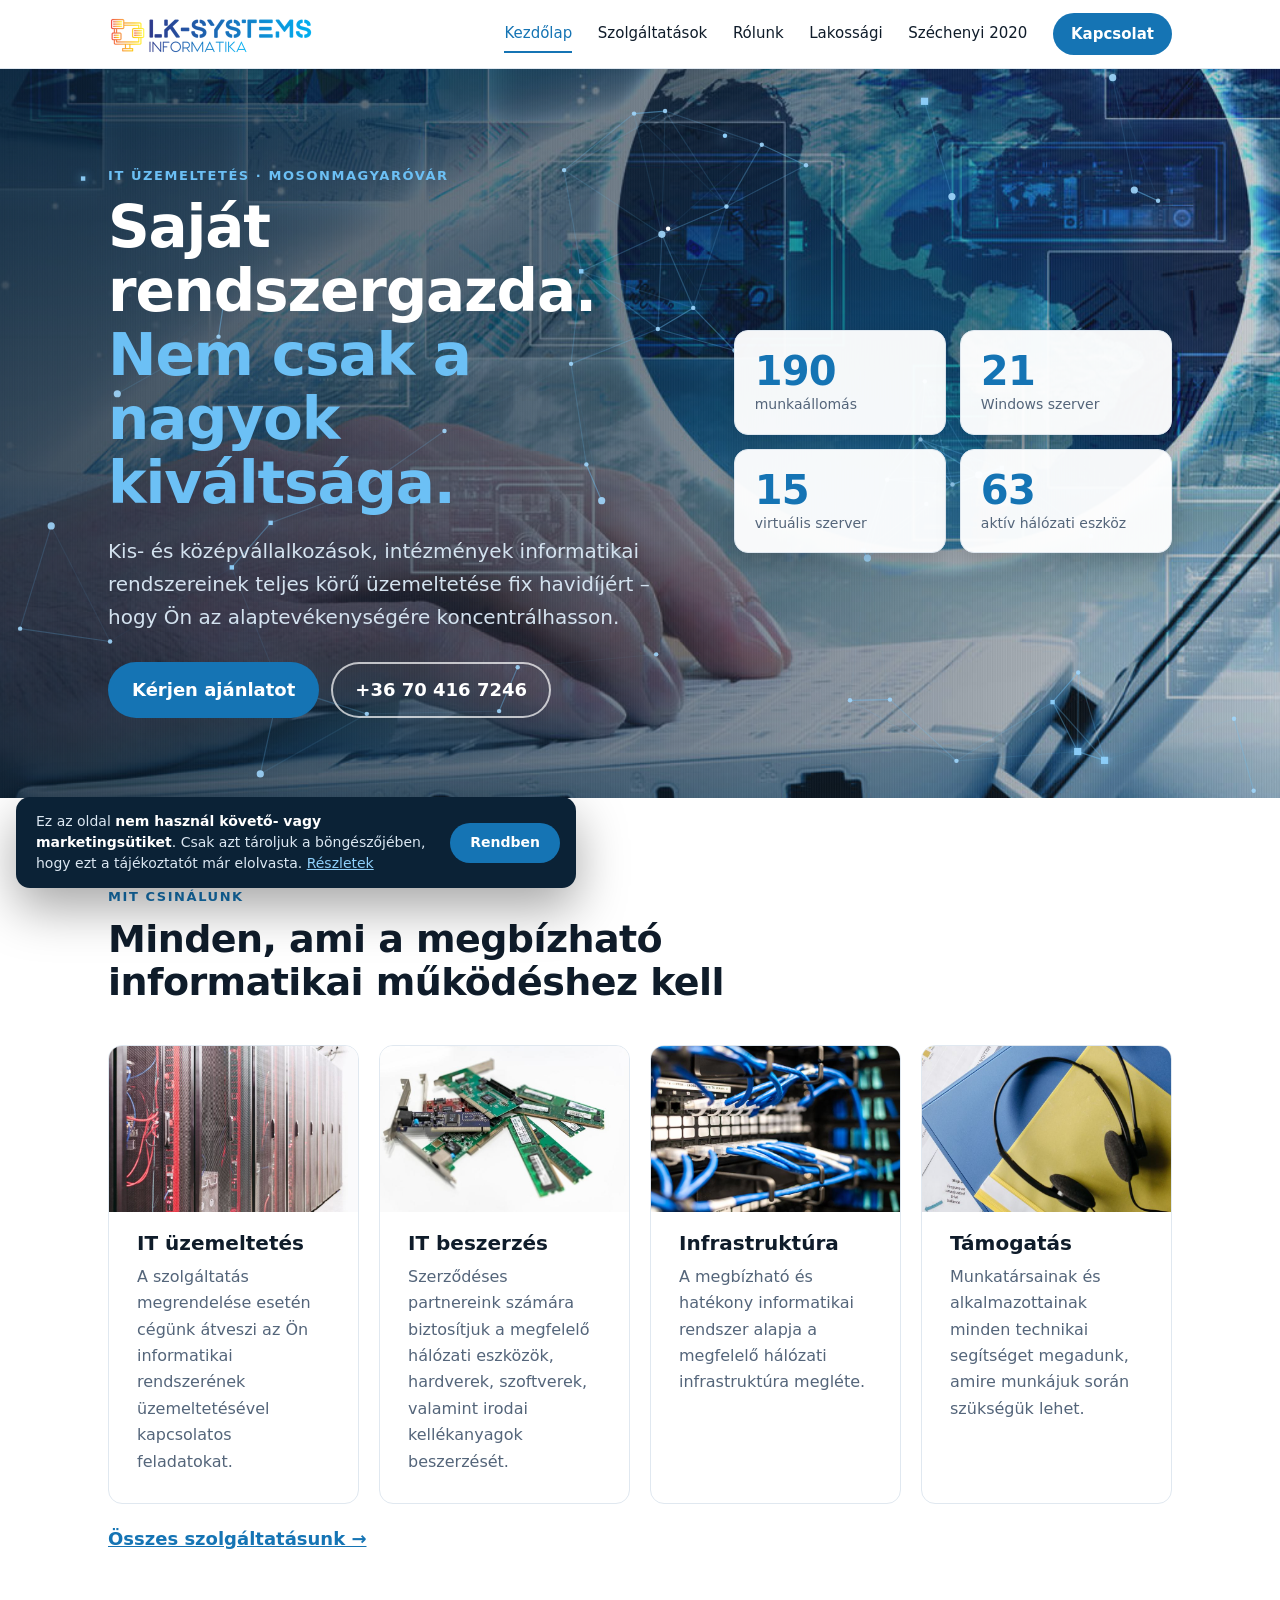
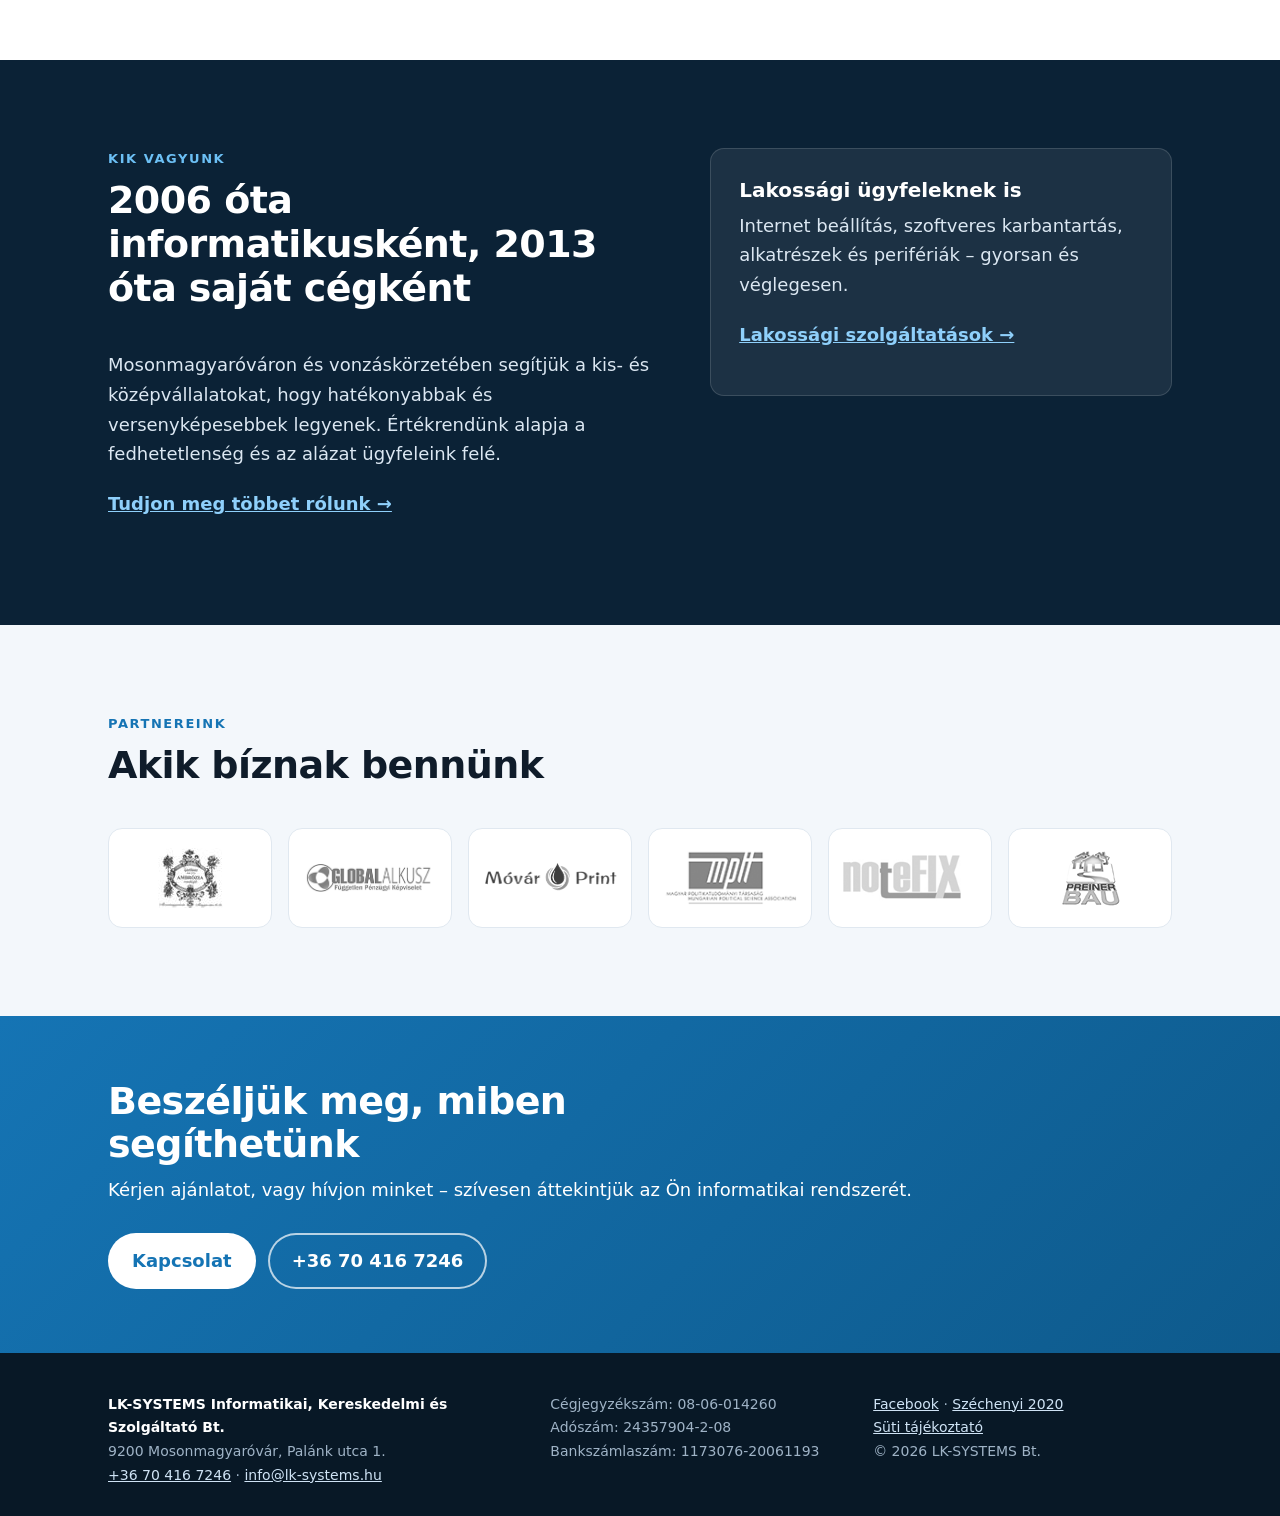
<file: index.html>
<!doctype html>
<html lang="hu">
<head>
<meta charset="utf-8">
<meta name="viewport" content="width=device-width, initial-scale=1, viewport-fit=cover">
<meta name="theme-color" content="#0b2236">
<title>Vállalati és lakossági informatika Mosonmagyaróvár – LK-SYSTEMS Bt.</title>
<meta name="description" content="Rendszergazda szolgáltatás, informatikai üzemeltetés, hálózatépítés és eszközbeszerzés kis- és középvállalkozásoknak Mosonmagyaróváron.">
<meta name="robots" content="index, follow, max-image-preview:large">
<link rel="canonical" href="https://lk-systems.hu/">
<link rel="icon" href="favicon.ico" sizes="any">
<link rel="icon" href="favicon-32.png" type="image/png" sizes="32x32">
<link rel="icon" href="icon-192.png" type="image/png" sizes="192x192">
<link rel="apple-touch-icon" href="apple-touch-icon.png">
<link rel="preload" as="image" href="images/slide1.jpg" fetchpriority="high">
<meta property="og:type" content="website">
<meta property="og:locale" content="hu_HU">
<meta property="og:site_name" content="LK-SYSTEMS Bt.">
<meta property="og:title" content="Vállalati és lakossági informatika Mosonmagyaróvár – LK-SYSTEMS Bt.">
<meta property="og:description" content="Rendszergazda szolgáltatás, informatikai üzemeltetés, hálózatépítés és eszközbeszerzés kis- és középvállalkozásoknak Mosonmagyaróváron.">
<meta property="og:url" content="https://lk-systems.hu/">
<meta property="og:image" content="https://lksystems.vercel.app/images/og-image.jpg">
<meta property="og:image:type" content="image/jpeg">
<meta property="og:image:width" content="1200">
<meta property="og:image:height" content="630">
<meta property="og:image:alt" content="LK-SYSTEMS Informatika – Saját rendszergazda, nem csak a nagyok kiváltsága">
<meta name="twitter:image" content="https://lksystems.vercel.app/images/og-image.jpg">
<meta name="twitter:card" content="summary_large_image">
<script>document.documentElement.className+=" js"</script>
<link rel="stylesheet" href="style.css">
<script type="application/ld+json">{"@context": "https://schema.org", "@graph": [{"@type": "ProfessionalService", "@id": "https://lk-systems.hu/#business", "name": "LK-SYSTEMS Informatikai, Kereskedelmi és Szolgáltató Bt.", "alternateName": "LK-SYSTEMS Bt.", "url": "https://lk-systems.hu/", "logo": "https://lk-systems.hu/images/logo-lk-systems.png", "image": "https://lk-systems.hu/images/og-image.jpg", "telephone": "+36704167246", "email": "info@lk-systems.hu", "foundingDate": "2013", "description": "Informatikai rendszerek üzemeltetése, rendszergazda szolgáltatás, hálózatépítés és IT eszközbeszerzés kis- és középvállalkozásoknak Mosonmagyaróváron.", "address": {"@type": "PostalAddress", "streetAddress": "Palánk utca 1.", "postalCode": "9200", "addressLocality": "Mosonmagyaróvár", "addressCountry": "HU"}, "areaServed": {"@type": "City", "name": "Mosonmagyaróvár"}, "sameAs": ["https://www.facebook.com/lksystemsbt"], "taxID": "24357904-2-08", "knowsAbout": ["Rendszergazda szolgáltatás", "IT üzemeltetés", "Hálózatépítés", "Adatmentés", "Vírusvédelem", "Informatikai szaktanácsadás"]}, {"@type": "WebSite", "@id": "https://lk-systems.hu/#website", "url": "https://lk-systems.hu/", "name": "LK-SYSTEMS Bt.", "inLanguage": "hu", "publisher": {"@id": "https://lk-systems.hu/#business"}}]}</script>
</head>
<body>
<a class="skip" href="#main">Ugrás a tartalomhoz</a>
<header class="nav">
  <div class="wrap nav-in">
    <a href="index.html" class="brand"><img src="images/logo-lk-systems.png" alt="LK-SYSTEMS Informatika" width="205" height="40"></a>
    <button type="button" class="burger" aria-label="Menü megnyitása" aria-expanded="false" aria-controls="main-menu"><span></span></button>
    <nav class="links" id="main-menu" aria-label="Főmenü">
      <a href="index.html" aria-current="page">Kezdőlap</a><a href="szolgaltatasok.html">Szolgáltatások</a><a href="rolunk.html">Rólunk</a><a href="lakossagi.html">Lakossági</a><a href="szechenyi-2020.html">Széchenyi 2020</a>
      <a href="kapcsolat.html" class="btn btn-sm">Kapcsolat</a>
    </nav>
  </div>
</header>
<main id="main">
<section class="hero"><div class="wrap hero-in">
    <div>
      <p class="eyebrow">IT üzemeltetés · Mosonmagyaróvár</p>
      <h1>Saját rendszergazda.<br><span>Nem csak a nagyok kiváltsága.</span></h1>
      <p class="lead">Kis- és középvállalkozások, intézmények informatikai rendszereinek teljes körű üzemeltetése fix havidíjért – hogy Ön az alaptevékenységére koncentrálhasson.</p>
      <div class="cta"><a href="kapcsolat.html" class="btn">Kérjen ajánlatot</a><a href="tel:+36704167246" class="btn btn-ghost">+36 70 416 7246</a></div>
    </div>
    <ul class="stats" aria-label="Általunk üzemeltetett géppark">
      <li><b>190</b><span>munkaállomás</span></li>
      <li><b>21</b><span>Windows szerver</span></li>
      <li><b>15</b><span>virtuális szerver</span></li>
      <li><b>63</b><span>aktív hálózati eszköz</span></li>
    </ul>
  </div></section>

<section class="section"><div class="wrap">
    <p class="eyebrow">Mit csinálunk</p>
    <h2>Minden, ami a megbízható informatikai működéshez kell</h2>
    <div class="grid four">
      <article class="card"><img class="media" src="images/stock/uzemeltetes.jpg" alt="Szerverszekrények egy szerverteremben" width="800" height="533" loading="lazy"><h3>IT üzemeltetés</h3><p>A szolgáltatás megrendelése esetén cégünk átveszi az Ön informatikai rendszerének üzemeltetésével kapcsolatos feladatokat.</p></article>
      <article class="card"><img class="media" src="images/stock/beszerzes.jpg" alt="RAM-modulok és hálózati kártyák" width="800" height="533" loading="lazy"><h3>IT beszerzés</h3><p>Szerződéses partnereink számára biztosítjuk a megfelelő hálózati eszközök, hardverek, szoftverek, valamint irodai kellékanyagok beszerzését.</p></article>
      <article class="card"><img class="media" src="images/stock/infrastruktura.jpg" alt="Hálózati patch panel kék kábelekkel" width="800" height="533" loading="lazy"><h3>Infrastruktúra</h3><p>A megbízható és hatékony informatikai rendszer alapja a megfelelő hálózati infrastruktúra megléte.</p></article>
      <article class="card"><img class="media" src="images/stock/tamogatas.jpg" alt="Fejhallgató ügyféltámogatáshoz" width="800" height="533" loading="lazy"><h3>Támogatás</h3><p>Munkatársainak és alkalmazottainak minden technikai segítséget megadunk, amire munkájuk során szükségük lehet.</p></article>
    </div>
    <p class="more"><a href="szolgaltatasok.html">Összes szolgáltatásunk →</a></p>
</div></section>

<section class="section dark"><div class="wrap split">
    <div>
      <p class="eyebrow">Kik vagyunk</p>
      <h2>2006 óta informatikusként, 2013 óta saját cégként</h2>
      <p>Mosonmagyaróváron és vonzáskörzetében segítjük a kis- és középvállalatokat, hogy hatékonyabbak és versenyképesebbek legyenek. Értékrendünk alapja a fedhetetlenség és az alázat ügyfeleink felé.</p>
      <p class="more"><a href="rolunk.html">Tudjon meg többet rólunk →</a></p>
    </div>
    <div class="panel-dark"><h3>Lakossági ügyfeleknek is</h3><p>Internet beállítás, szoftveres karbantartás, alkatrészek és perifériák – gyorsan és véglegesen.</p><p class="more"><a href="lakossagi.html">Lakossági szolgáltatások →</a></p></div>
</div></section>

<section class="section alt"><div class="wrap">
    <p class="eyebrow">Partnereink</p><h2>Akik bíznak bennünk</h2>
    <ul class="logos">
      <li><a href="https://ambroziaetterem.hu" rel="noopener" aria-label="Ambrózia Étterem"><img src="images/partners/ambrozia.jpg" alt="Ambrózia Étterem" width="65" height="60" loading="lazy"></a></li>
      <li><a href="http://www.legjobbalkusz.hu" rel="noopener" aria-label="Global Alkusz"><img src="images/partners/globalalkusz.png" alt="Global Alkusz" width="275" height="60" loading="lazy"></a></li>
      <li><a href="https://movarprint.hu/" rel="noopener" aria-label="Movar Print"><img src="images/partners/movar_print_logo.png" alt="Movar Print" width="271" height="60" loading="lazy"></a></li>
      <li><a href="https://mptt.hu/" rel="noopener" aria-label="MPTT"><img src="images/partners/mptt_logo.png" alt="MPTT" width="146" height="60" loading="lazy"></a></li>
      <li><span class="nolink"><img src="images/partners/notefix.png" alt="Notefix" width="177" height="60" loading="lazy"></span></li>
      <li><a href="http://preinerbau.hu" rel="noopener" aria-label="Preiner Bau"><img src="images/partners/preinerlogo.png" alt="Preiner Bau" width="61" height="60" loading="lazy"></a></li>
    </ul></div></section>
<section class="section cta-band"><div class="wrap cta-in"><div><h2>Beszéljük meg, miben segíthetünk</h2><p>Kérjen ajánlatot, vagy hívjon minket – szívesen áttekintjük az Ön informatikai rendszerét.</p></div><div class="cta"><a href="kapcsolat.html" class="btn">Kapcsolat</a><a href="tel:+36704167246" class="btn btn-ghost-light">+36 70 416 7246</a></div></div></section>
</main>
<footer>
  <div class="wrap foot-in">
    <div>
      <strong>LK-SYSTEMS Informatikai, Kereskedelmi és Szolgáltató Bt.</strong><br>
      9200 Mosonmagyaróvár, Palánk utca 1.<br>
      <a href="tel:+36704167246">+36 70 416 7246</a> · <a href="mailto:info@lk-systems.hu">info@lk-systems.hu</a>
    </div>
    <div>
      Cégjegyzékszám: 08-06-014260<br>Adószám: 24357904-2-08<br>Bankszámlaszám: 1173076-20061193
    </div>
    <div>
      <a href="https://www.facebook.com/lksystemsbt" rel="noopener">Facebook</a> ·
      <a href="szechenyi-2020.html">Széchenyi 2020</a><br>
      <a href="suti.html">Süti tájékoztató</a><br>© 2026 LK-SYSTEMS Bt.
    </div>
  </div>
</footer>
<div class="cookie" id="cookie" role="region" aria-label="Süti tájékoztatás" hidden>
  <div class="cookie-in">
    <p>Ez az oldal <strong>nem használ követő- vagy marketingsütiket</strong>. Csak azt tároljuk a böngészőjében, hogy ezt a tájékoztatót már elolvasta. <a href="suti.html">Részletek</a></p>
    <button type="button" class="btn btn-sm" data-cookie="necessary">Rendben</button>
  </div>
</div>
<script src="script.js" defer></script>
</body>
</html>
</file>
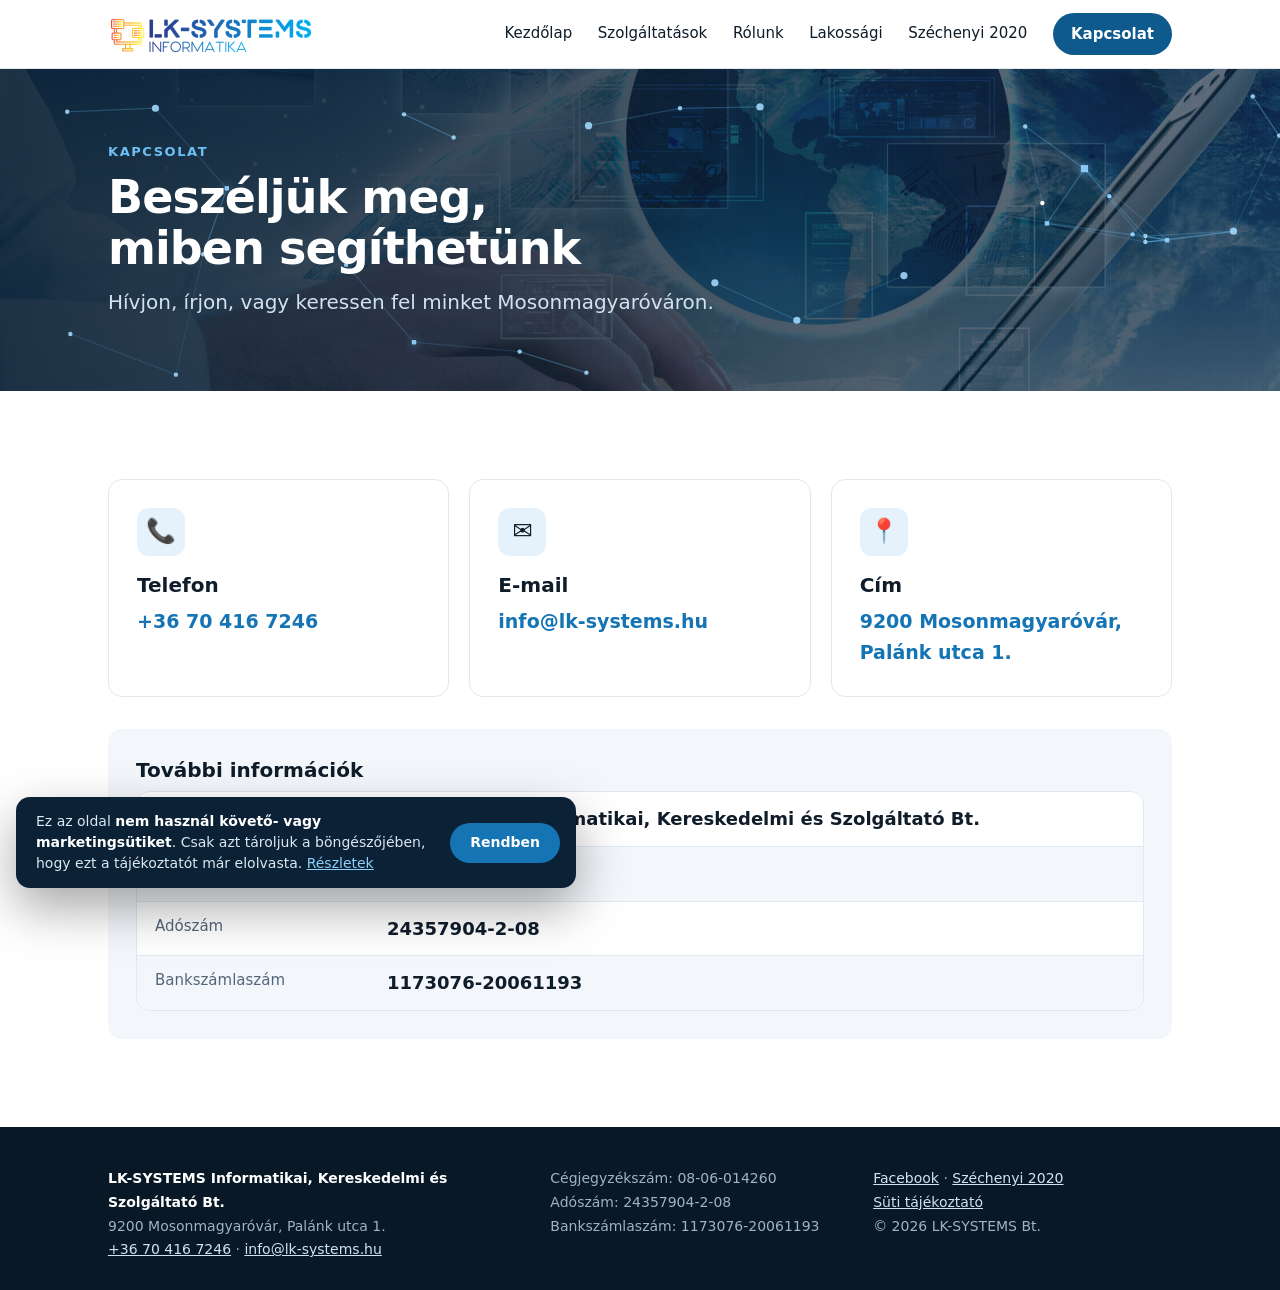
<file: kapcsolat.html>
<!doctype html>
<html lang="hu">
<head>
<meta charset="utf-8">
<meta name="viewport" content="width=device-width, initial-scale=1, viewport-fit=cover">
<meta name="theme-color" content="#0b2236">
<title>Kapcsolat – LK-SYSTEMS Bt. Mosonmagyaróvár</title>
<meta name="description" content="LK-SYSTEMS Bt., 9200 Mosonmagyaróvár, Palánk utca 1. Telefon: +36 70 416 7246, e-mail: info@lk-systems.hu">
<meta name="robots" content="index, follow, max-image-preview:large">
<link rel="canonical" href="https://lk-systems.hu/kapcsolat.html">
<link rel="icon" href="favicon.ico" sizes="any">
<link rel="icon" href="favicon-32.png" type="image/png" sizes="32x32">
<link rel="icon" href="icon-192.png" type="image/png" sizes="192x192">
<link rel="apple-touch-icon" href="apple-touch-icon.png">
<meta property="og:type" content="website">
<meta property="og:locale" content="hu_HU">
<meta property="og:site_name" content="LK-SYSTEMS Bt.">
<meta property="og:title" content="Kapcsolat – LK-SYSTEMS Bt. Mosonmagyaróvár">
<meta property="og:description" content="LK-SYSTEMS Bt., 9200 Mosonmagyaróvár, Palánk utca 1. Telefon: +36 70 416 7246, e-mail: info@lk-systems.hu">
<meta property="og:url" content="https://lk-systems.hu/kapcsolat.html">
<meta property="og:image" content="https://lksystems.vercel.app/images/og-image.jpg">
<meta property="og:image:type" content="image/jpeg">
<meta property="og:image:width" content="1200">
<meta property="og:image:height" content="630">
<meta property="og:image:alt" content="LK-SYSTEMS Informatika – Saját rendszergazda, nem csak a nagyok kiváltsága">
<meta name="twitter:image" content="https://lksystems.vercel.app/images/og-image.jpg">
<meta name="twitter:card" content="summary_large_image">
<script>document.documentElement.className+=" js"</script>
<link rel="stylesheet" href="style.css">
<script type="application/ld+json">{"@context": "https://schema.org", "@graph": [{"@type": "ProfessionalService", "@id": "https://lk-systems.hu/#business", "name": "LK-SYSTEMS Informatikai, Kereskedelmi és Szolgáltató Bt.", "alternateName": "LK-SYSTEMS Bt.", "url": "https://lk-systems.hu/", "logo": "https://lk-systems.hu/images/logo-lk-systems.png", "image": "https://lk-systems.hu/images/og-image.jpg", "telephone": "+36704167246", "email": "info@lk-systems.hu", "foundingDate": "2013", "description": "Informatikai rendszerek üzemeltetése, rendszergazda szolgáltatás, hálózatépítés és IT eszközbeszerzés kis- és középvállalkozásoknak Mosonmagyaróváron.", "address": {"@type": "PostalAddress", "streetAddress": "Palánk utca 1.", "postalCode": "9200", "addressLocality": "Mosonmagyaróvár", "addressCountry": "HU"}, "areaServed": {"@type": "City", "name": "Mosonmagyaróvár"}, "sameAs": ["https://www.facebook.com/lksystemsbt"], "taxID": "24357904-2-08", "knowsAbout": ["Rendszergazda szolgáltatás", "IT üzemeltetés", "Hálózatépítés", "Adatmentés", "Vírusvédelem", "Informatikai szaktanácsadás"]}, {"@type": "WebSite", "@id": "https://lk-systems.hu/#website", "url": "https://lk-systems.hu/", "name": "LK-SYSTEMS Bt.", "inLanguage": "hu", "publisher": {"@id": "https://lk-systems.hu/#business"}}, {"@type": "BreadcrumbList", "itemListElement": [{"@type": "ListItem", "position": 1, "name": "Kezdőlap", "item": "https://lk-systems.hu/"}, {"@type": "ListItem", "position": 2, "name": "Kapcsolat", "item": "https://lk-systems.hu/kapcsolat.html"}]}]}</script>
</head>
<body>
<a class="skip" href="#main">Ugrás a tartalomhoz</a>
<header class="nav">
  <div class="wrap nav-in">
    <a href="index.html" class="brand"><img src="images/logo-lk-systems.png" alt="LK-SYSTEMS Informatika" width="205" height="40"></a>
    <button type="button" class="burger" aria-label="Menü megnyitása" aria-expanded="false" aria-controls="main-menu"><span></span></button>
    <nav class="links" id="main-menu" aria-label="Főmenü">
      <a href="index.html">Kezdőlap</a><a href="szolgaltatasok.html">Szolgáltatások</a><a href="rolunk.html">Rólunk</a><a href="lakossagi.html">Lakossági</a><a href="szechenyi-2020.html">Széchenyi 2020</a>
      <a href="kapcsolat.html" class="btn btn-sm" aria-current="page">Kapcsolat</a>
    </nav>
  </div>
</header>
<main id="main">
<section class="page-hero"><div class="wrap"><p class="eyebrow">Kapcsolat</p><h1>Beszéljük meg, miben segíthetünk</h1><p class="lead">Hívjon, írjon, vagy keressen fel minket Mosonmagyaróváron.</p></div></section><section class="section"><div class="wrap">
    <h2 class="sr-only">Elérhetőségeink</h2>
    <div class="grid three contact">
      <a class="card link" href="tel:+36704167246"><span class="ico" aria-hidden="true">📞</span><h3>Telefon</h3><p>+36 70 416 7246</p></a>
      <a class="card link" href="mailto:info@lk-systems.hu"><span class="ico" aria-hidden="true">✉️</span><h3>E-mail</h3><p>info@lk-systems.hu</p></a>
      <a class="card link" href="https://www.google.com/maps/search/?api=1&amp;query=9200+Mosonmagyar%C3%B3v%C3%A1r,+Pal%C3%A1nk+utca+1." target="_blank" rel="noopener"><span class="ico" aria-hidden="true">📍</span><h3>Cím</h3><p>9200 Mosonmagyaróvár,<br>Palánk utca 1.</p></a>
    </div>
    <div class="panel info">
      <h3>További információk</h3>
      <dl class="facts">
        <div><dt>Cégnév</dt><dd>LK-SYSTEMS Informatikai, Kereskedelmi és Szolgáltató Bt.</dd></div>
        <div><dt>Cégjegyzékszám</dt><dd>08-06-014260</dd></div>
        <div><dt>Adószám</dt><dd>24357904-2-08</dd></div>
        <div><dt>Bankszámlaszám</dt><dd>1173076-20061193</dd></div>
      </dl>
    </div>
</div></section>
</main>
<footer>
  <div class="wrap foot-in">
    <div>
      <strong>LK-SYSTEMS Informatikai, Kereskedelmi és Szolgáltató Bt.</strong><br>
      9200 Mosonmagyaróvár, Palánk utca 1.<br>
      <a href="tel:+36704167246">+36 70 416 7246</a> · <a href="mailto:info@lk-systems.hu">info@lk-systems.hu</a>
    </div>
    <div>
      Cégjegyzékszám: 08-06-014260<br>Adószám: 24357904-2-08<br>Bankszámlaszám: 1173076-20061193
    </div>
    <div>
      <a href="https://www.facebook.com/lksystemsbt" rel="noopener">Facebook</a> ·
      <a href="szechenyi-2020.html">Széchenyi 2020</a><br>
      <a href="suti.html">Süti tájékoztató</a><br>© 2026 LK-SYSTEMS Bt.
    </div>
  </div>
</footer>
<div class="cookie" id="cookie" role="region" aria-label="Süti tájékoztatás" hidden>
  <div class="cookie-in">
    <p>Ez az oldal <strong>nem használ követő- vagy marketingsütiket</strong>. Csak azt tároljuk a böngészőjében, hogy ezt a tájékoztatót már elolvasta. <a href="suti.html">Részletek</a></p>
    <button type="button" class="btn btn-sm" data-cookie="necessary">Rendben</button>
  </div>
</div>
<script src="script.js" defer></script>
</body>
</html>
</file>
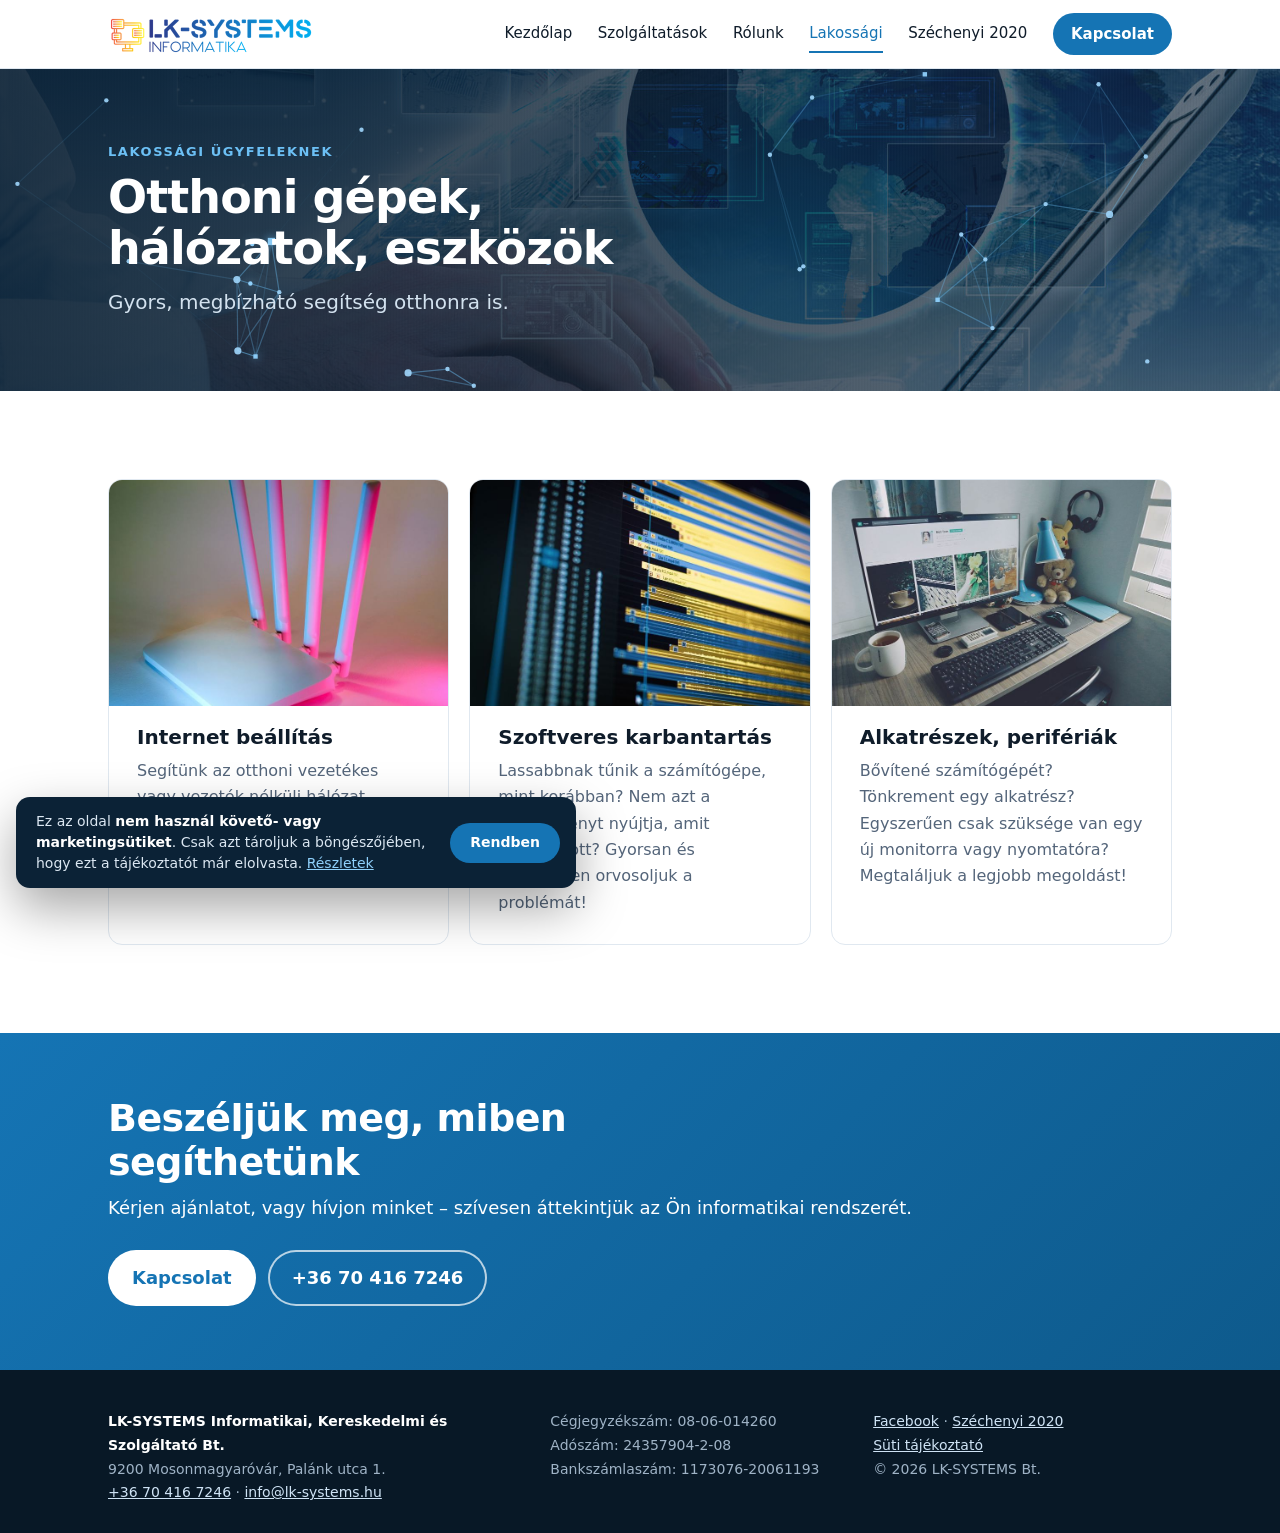
<file: lakossagi.html>
<!doctype html>
<html lang="hu">
<head>
<meta charset="utf-8">
<meta name="viewport" content="width=device-width, initial-scale=1, viewport-fit=cover">
<meta name="theme-color" content="#0b2236">
<title>Lakossági informatika – LK-SYSTEMS Bt. Mosonmagyaróvár</title>
<meta name="description" content="Otthoni internet beállítás, számítógép szoftveres karbantartás, alkatrészek és perifériák Mosonmagyaróváron.">
<meta name="robots" content="index, follow, max-image-preview:large">
<link rel="canonical" href="https://lk-systems.hu/lakossagi.html">
<link rel="icon" href="favicon.ico" sizes="any">
<link rel="icon" href="favicon-32.png" type="image/png" sizes="32x32">
<link rel="icon" href="icon-192.png" type="image/png" sizes="192x192">
<link rel="apple-touch-icon" href="apple-touch-icon.png">
<meta property="og:type" content="website">
<meta property="og:locale" content="hu_HU">
<meta property="og:site_name" content="LK-SYSTEMS Bt.">
<meta property="og:title" content="Lakossági informatika – LK-SYSTEMS Bt. Mosonmagyaróvár">
<meta property="og:description" content="Otthoni internet beállítás, számítógép szoftveres karbantartás, alkatrészek és perifériák Mosonmagyaróváron.">
<meta property="og:url" content="https://lk-systems.hu/lakossagi.html">
<meta property="og:image" content="https://lksystems.vercel.app/images/og-image.jpg">
<meta property="og:image:type" content="image/jpeg">
<meta property="og:image:width" content="1200">
<meta property="og:image:height" content="630">
<meta property="og:image:alt" content="LK-SYSTEMS Informatika – Saját rendszergazda, nem csak a nagyok kiváltsága">
<meta name="twitter:image" content="https://lksystems.vercel.app/images/og-image.jpg">
<meta name="twitter:card" content="summary_large_image">
<script>document.documentElement.className+=" js"</script>
<link rel="stylesheet" href="style.css">
<script type="application/ld+json">{"@context": "https://schema.org", "@graph": [{"@type": "ProfessionalService", "@id": "https://lk-systems.hu/#business", "name": "LK-SYSTEMS Informatikai, Kereskedelmi és Szolgáltató Bt.", "alternateName": "LK-SYSTEMS Bt.", "url": "https://lk-systems.hu/", "logo": "https://lk-systems.hu/images/logo-lk-systems.png", "image": "https://lk-systems.hu/images/og-image.jpg", "telephone": "+36704167246", "email": "info@lk-systems.hu", "foundingDate": "2013", "description": "Informatikai rendszerek üzemeltetése, rendszergazda szolgáltatás, hálózatépítés és IT eszközbeszerzés kis- és középvállalkozásoknak Mosonmagyaróváron.", "address": {"@type": "PostalAddress", "streetAddress": "Palánk utca 1.", "postalCode": "9200", "addressLocality": "Mosonmagyaróvár", "addressCountry": "HU"}, "areaServed": {"@type": "City", "name": "Mosonmagyaróvár"}, "sameAs": ["https://www.facebook.com/lksystemsbt"], "taxID": "24357904-2-08", "knowsAbout": ["Rendszergazda szolgáltatás", "IT üzemeltetés", "Hálózatépítés", "Adatmentés", "Vírusvédelem", "Informatikai szaktanácsadás"]}, {"@type": "WebSite", "@id": "https://lk-systems.hu/#website", "url": "https://lk-systems.hu/", "name": "LK-SYSTEMS Bt.", "inLanguage": "hu", "publisher": {"@id": "https://lk-systems.hu/#business"}}, {"@type": "BreadcrumbList", "itemListElement": [{"@type": "ListItem", "position": 1, "name": "Kezdőlap", "item": "https://lk-systems.hu/"}, {"@type": "ListItem", "position": 2, "name": "Lakossági", "item": "https://lk-systems.hu/lakossagi.html"}]}]}</script>
</head>
<body>
<a class="skip" href="#main">Ugrás a tartalomhoz</a>
<header class="nav">
  <div class="wrap nav-in">
    <a href="index.html" class="brand"><img src="images/logo-lk-systems.png" alt="LK-SYSTEMS Informatika" width="205" height="40"></a>
    <button type="button" class="burger" aria-label="Menü megnyitása" aria-expanded="false" aria-controls="main-menu"><span></span></button>
    <nav class="links" id="main-menu" aria-label="Főmenü">
      <a href="index.html">Kezdőlap</a><a href="szolgaltatasok.html">Szolgáltatások</a><a href="rolunk.html">Rólunk</a><a href="lakossagi.html" aria-current="page">Lakossági</a><a href="szechenyi-2020.html">Széchenyi 2020</a>
      <a href="kapcsolat.html" class="btn btn-sm">Kapcsolat</a>
    </nav>
  </div>
</header>
<main id="main">
<section class="page-hero"><div class="wrap"><p class="eyebrow">Lakossági ügyfeleknek</p><h1>Otthoni gépek, hálózatok, eszközök</h1><p class="lead">Gyors, megbízható segítség otthonra is.</p></div></section><section class="section"><div class="wrap">
    <h2 class="sr-only">Lakossági szolgáltatásaink</h2>
    <div class="grid three">
      <article class="card"><img class="media" src="images/stock/internet.jpg" alt="Wifi router" width="800" height="533" loading="lazy"><h3>Internet beállítás</h3><p>Segítünk az otthoni vezetékes vagy vezeték nélküli hálózat beállításában, hogy kényelmesen használhassa számítógépét, okostelefonját, tabletjét, TV-jét.</p></article>
      <article class="card"><img class="media" src="images/stock/szoftver.jpg" alt="Programkód a képernyőn" width="800" height="533" loading="lazy"><h3>Szoftveres karbantartás</h3><p>Lassabbnak tűnik a számítógépe, mint korábban? Nem azt a teljesítményt nyújtja, amit megszokott? Gyorsan és véglegesen orvosoljuk a problémát!</p></article>
      <article class="card"><img class="media" src="images/stock/periferia.jpg" alt="Monitor, billentyűzet és egér az asztalon" width="800" height="533" loading="lazy"><h3>Alkatrészek, perifériák</h3><p>Bővítené számítógépét? Tönkrement egy alkatrész? Egyszerűen csak szüksége van egy új monitorra vagy nyomtatóra? Megtaláljuk a legjobb megoldást!</p></article>
    </div>
</div></section>
<section class="section cta-band"><div class="wrap cta-in"><div><h2>Beszéljük meg, miben segíthetünk</h2><p>Kérjen ajánlatot, vagy hívjon minket – szívesen áttekintjük az Ön informatikai rendszerét.</p></div><div class="cta"><a href="kapcsolat.html" class="btn">Kapcsolat</a><a href="tel:+36704167246" class="btn btn-ghost-light">+36 70 416 7246</a></div></div></section>
</main>
<footer>
  <div class="wrap foot-in">
    <div>
      <strong>LK-SYSTEMS Informatikai, Kereskedelmi és Szolgáltató Bt.</strong><br>
      9200 Mosonmagyaróvár, Palánk utca 1.<br>
      <a href="tel:+36704167246">+36 70 416 7246</a> · <a href="mailto:info@lk-systems.hu">info@lk-systems.hu</a>
    </div>
    <div>
      Cégjegyzékszám: 08-06-014260<br>Adószám: 24357904-2-08<br>Bankszámlaszám: 1173076-20061193
    </div>
    <div>
      <a href="https://www.facebook.com/lksystemsbt" rel="noopener">Facebook</a> ·
      <a href="szechenyi-2020.html">Széchenyi 2020</a><br>
      <a href="suti.html">Süti tájékoztató</a><br>© 2026 LK-SYSTEMS Bt.
    </div>
  </div>
</footer>
<div class="cookie" id="cookie" role="region" aria-label="Süti tájékoztatás" hidden>
  <div class="cookie-in">
    <p>Ez az oldal <strong>nem használ követő- vagy marketingsütiket</strong>. Csak azt tároljuk a böngészőjében, hogy ezt a tájékoztatót már elolvasta. <a href="suti.html">Részletek</a></p>
    <button type="button" class="btn btn-sm" data-cookie="necessary">Rendben</button>
  </div>
</div>
<script src="script.js" defer></script>
</body>
</html>
</file>
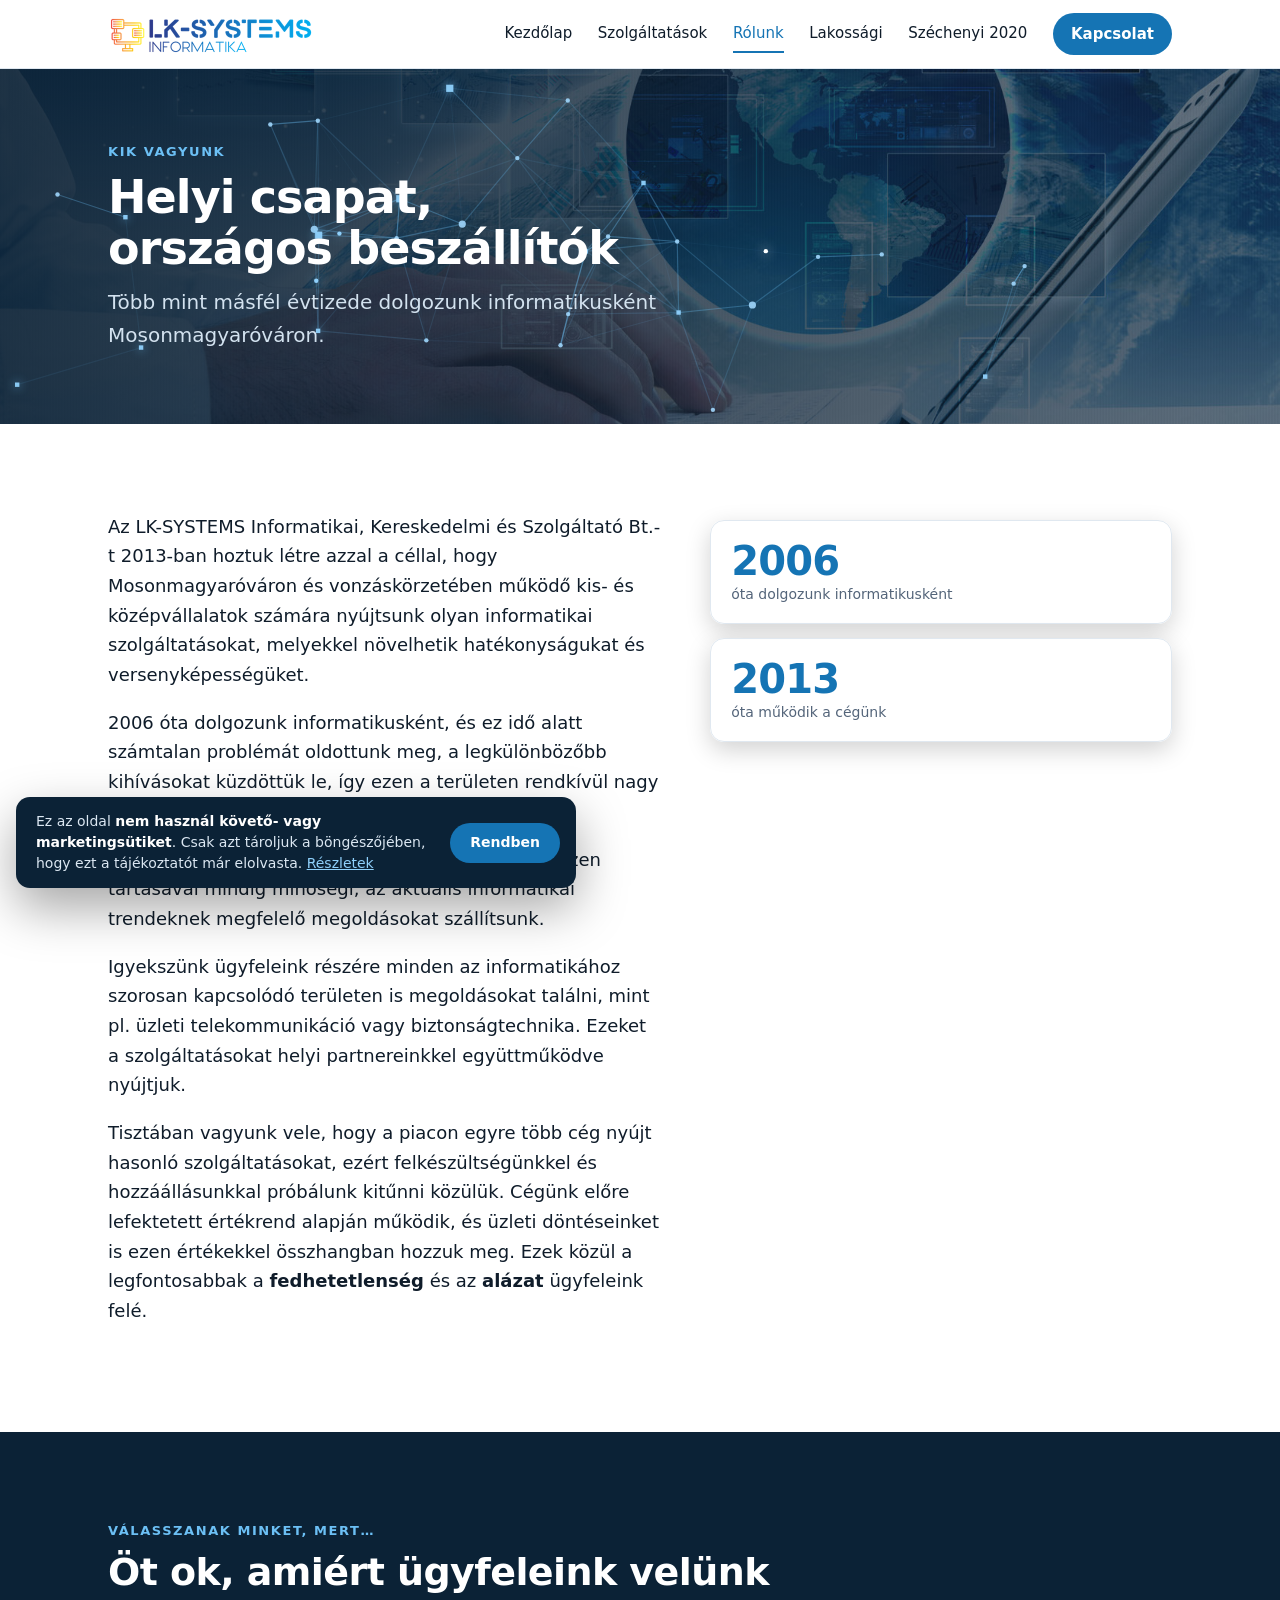
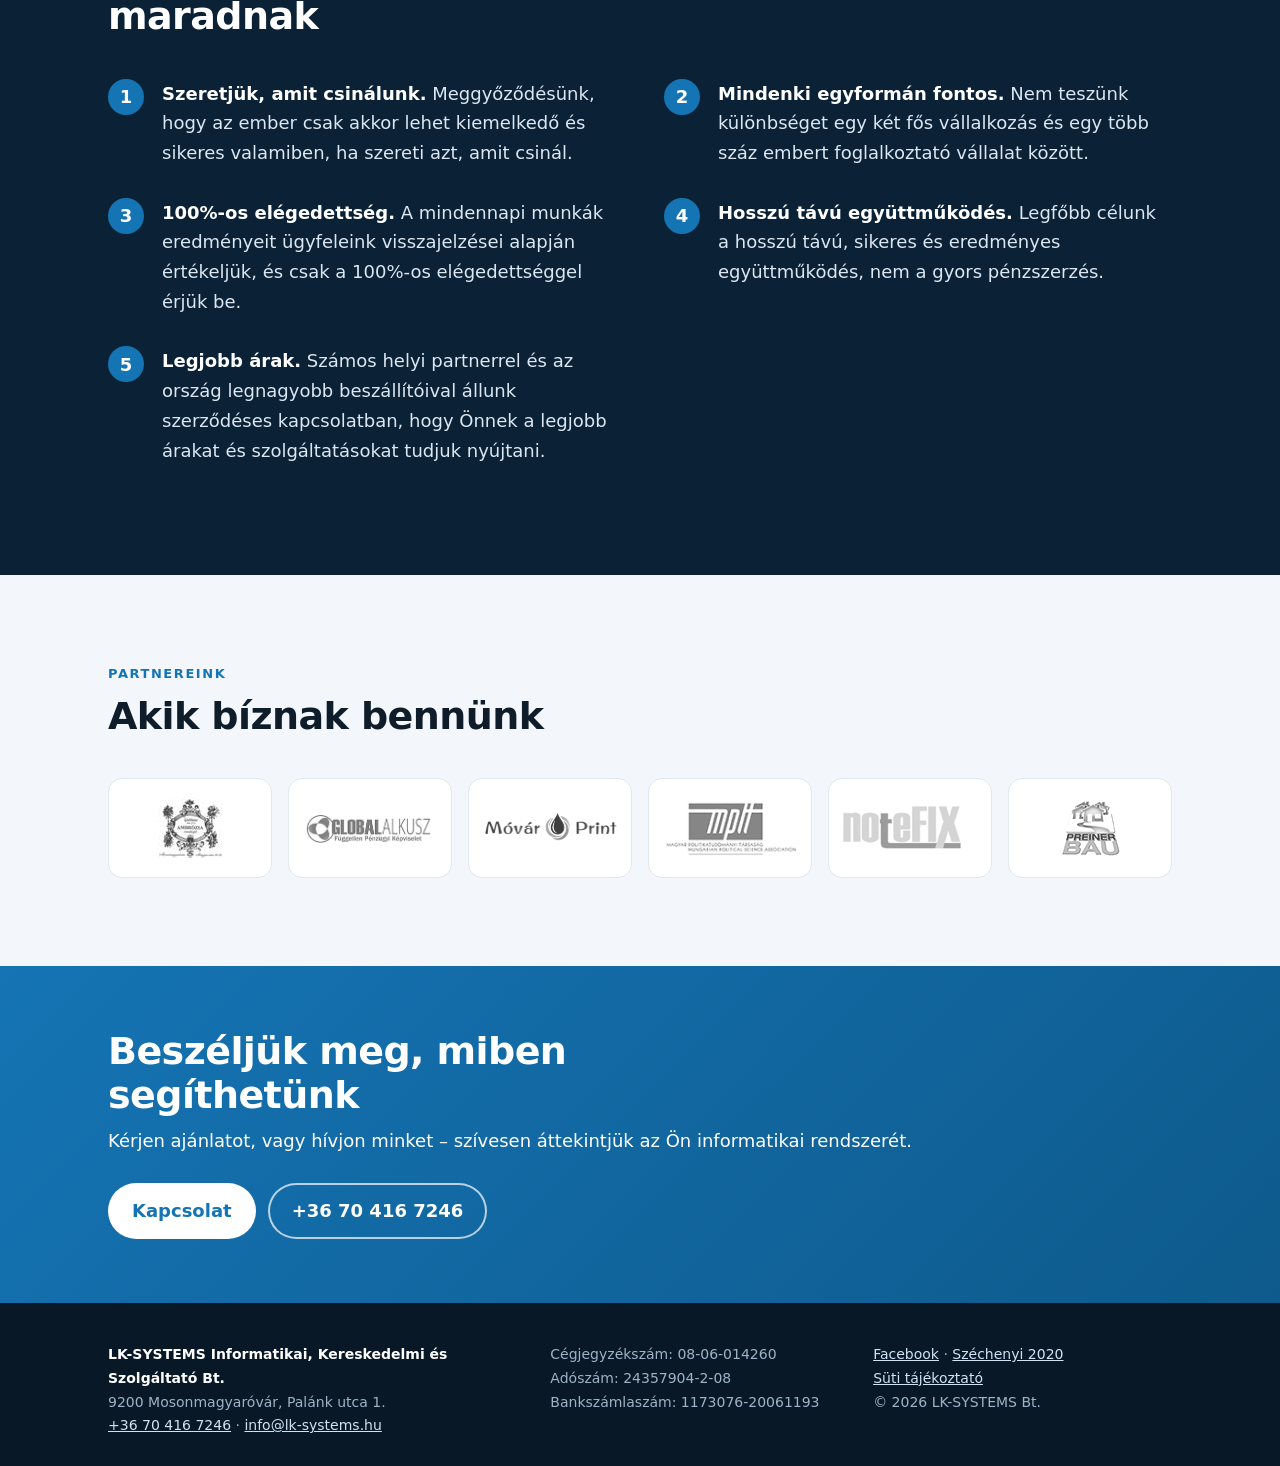
<file: rolunk.html>
<!doctype html>
<html lang="hu">
<head>
<meta charset="utf-8">
<meta name="viewport" content="width=device-width, initial-scale=1, viewport-fit=cover">
<meta name="theme-color" content="#0b2236">
<title>Rólunk – LK-SYSTEMS Bt. Mosonmagyaróvár</title>
<meta name="description" content="Az LK-SYSTEMS Bt. 2013 óta nyújt informatikai szolgáltatásokat Mosonmagyaróváron és vonzáskörzetében. 2006 óta dolgozunk informatikusként.">
<meta name="robots" content="index, follow, max-image-preview:large">
<link rel="canonical" href="https://lk-systems.hu/rolunk.html">
<link rel="icon" href="favicon.ico" sizes="any">
<link rel="icon" href="favicon-32.png" type="image/png" sizes="32x32">
<link rel="icon" href="icon-192.png" type="image/png" sizes="192x192">
<link rel="apple-touch-icon" href="apple-touch-icon.png">
<meta property="og:type" content="website">
<meta property="og:locale" content="hu_HU">
<meta property="og:site_name" content="LK-SYSTEMS Bt.">
<meta property="og:title" content="Rólunk – LK-SYSTEMS Bt. Mosonmagyaróvár">
<meta property="og:description" content="Az LK-SYSTEMS Bt. 2013 óta nyújt informatikai szolgáltatásokat Mosonmagyaróváron és vonzáskörzetében. 2006 óta dolgozunk informatikusként.">
<meta property="og:url" content="https://lk-systems.hu/rolunk.html">
<meta property="og:image" content="https://lksystems.vercel.app/images/og-image.jpg">
<meta property="og:image:type" content="image/jpeg">
<meta property="og:image:width" content="1200">
<meta property="og:image:height" content="630">
<meta property="og:image:alt" content="LK-SYSTEMS Informatika – Saját rendszergazda, nem csak a nagyok kiváltsága">
<meta name="twitter:image" content="https://lksystems.vercel.app/images/og-image.jpg">
<meta name="twitter:card" content="summary_large_image">
<script>document.documentElement.className+=" js"</script>
<link rel="stylesheet" href="style.css">
<script type="application/ld+json">{"@context": "https://schema.org", "@graph": [{"@type": "ProfessionalService", "@id": "https://lk-systems.hu/#business", "name": "LK-SYSTEMS Informatikai, Kereskedelmi és Szolgáltató Bt.", "alternateName": "LK-SYSTEMS Bt.", "url": "https://lk-systems.hu/", "logo": "https://lk-systems.hu/images/logo-lk-systems.png", "image": "https://lk-systems.hu/images/og-image.jpg", "telephone": "+36704167246", "email": "info@lk-systems.hu", "foundingDate": "2013", "description": "Informatikai rendszerek üzemeltetése, rendszergazda szolgáltatás, hálózatépítés és IT eszközbeszerzés kis- és középvállalkozásoknak Mosonmagyaróváron.", "address": {"@type": "PostalAddress", "streetAddress": "Palánk utca 1.", "postalCode": "9200", "addressLocality": "Mosonmagyaróvár", "addressCountry": "HU"}, "areaServed": {"@type": "City", "name": "Mosonmagyaróvár"}, "sameAs": ["https://www.facebook.com/lksystemsbt"], "taxID": "24357904-2-08", "knowsAbout": ["Rendszergazda szolgáltatás", "IT üzemeltetés", "Hálózatépítés", "Adatmentés", "Vírusvédelem", "Informatikai szaktanácsadás"]}, {"@type": "WebSite", "@id": "https://lk-systems.hu/#website", "url": "https://lk-systems.hu/", "name": "LK-SYSTEMS Bt.", "inLanguage": "hu", "publisher": {"@id": "https://lk-systems.hu/#business"}}, {"@type": "BreadcrumbList", "itemListElement": [{"@type": "ListItem", "position": 1, "name": "Kezdőlap", "item": "https://lk-systems.hu/"}, {"@type": "ListItem", "position": 2, "name": "Rólunk", "item": "https://lk-systems.hu/rolunk.html"}]}]}</script>
</head>
<body>
<a class="skip" href="#main">Ugrás a tartalomhoz</a>
<header class="nav">
  <div class="wrap nav-in">
    <a href="index.html" class="brand"><img src="images/logo-lk-systems.png" alt="LK-SYSTEMS Informatika" width="205" height="40"></a>
    <button type="button" class="burger" aria-label="Menü megnyitása" aria-expanded="false" aria-controls="main-menu"><span></span></button>
    <nav class="links" id="main-menu" aria-label="Főmenü">
      <a href="index.html">Kezdőlap</a><a href="szolgaltatasok.html">Szolgáltatások</a><a href="rolunk.html" aria-current="page">Rólunk</a><a href="lakossagi.html">Lakossági</a><a href="szechenyi-2020.html">Széchenyi 2020</a>
      <a href="kapcsolat.html" class="btn btn-sm">Kapcsolat</a>
    </nav>
  </div>
</header>
<main id="main">
<section class="page-hero"><div class="wrap"><p class="eyebrow">Kik vagyunk</p><h1>Helyi csapat, országos beszállítók</h1><p class="lead">Több mint másfél évtizede dolgozunk informatikusként Mosonmagyaróváron.</p></div></section><section class="section"><div class="wrap split">
    <div>
      <p>Az LK-SYSTEMS Informatikai, Kereskedelmi és Szolgáltató Bt.-t 2013-ban hoztuk létre azzal a céllal, hogy Mosonmagyaróváron és vonzáskörzetében működő kis- és középvállalatok számára nyújtsunk olyan informatikai szolgáltatásokat, melyekkel növelhetik hatékonyságukat és versenyképességüket.</p>
      <p>2006 óta dolgozunk informatikusként, és ez idő alatt számtalan problémát oldottunk meg, a legkülönbözőbb kihívásokat küzdöttük le, így ezen a területen rendkívül nagy tapasztalatra tettünk szert.</p>
      <p>Arra törekszünk, hogy szakmai tudásunk napra készen tartásával mindig minőségi, az aktuális informatikai trendeknek megfelelő megoldásokat szállítsunk.</p>
      <p>Igyekszünk ügyfeleink részére minden az informatikához szorosan kapcsolódó területen is megoldásokat találni, mint pl. üzleti telekommunikáció vagy biztonságtechnika. Ezeket a szolgáltatásokat helyi partnereinkkel együttműködve nyújtjuk.</p>
      <p>Tisztában vagyunk vele, hogy a piacon egyre több cég nyújt hasonló szolgáltatásokat, ezért felkészültségünkkel és hozzáállásunkkal próbálunk kitűnni közülük. Cégünk előre lefektetett értékrend alapján működik, és üzleti döntéseinket is ezen értékekkel összhangban hozzuk meg. Ezek közül a legfontosabbak a <strong>fedhetetlenség</strong> és az <strong>alázat</strong> ügyfeleink felé.</p>
    </div>
    <ul class="stats one" aria-label="Rövid számok"><li><b>2006</b><span>óta dolgozunk informatikusként</span></li><li><b>2013</b><span>óta működik a cégünk</span></li></ul>
</div></section>

<section class="section dark"><div class="wrap">
    <p class="eyebrow">Válasszanak minket, mert…</p>
    <h2>Öt ok, amiért ügyfeleink velünk maradnak</h2>
    <ol class="why">
      <li><b>Szeretjük, amit csinálunk.</b> Meggyőződésünk, hogy az ember csak akkor lehet kiemelkedő és sikeres valamiben, ha szereti azt, amit csinál.</li>
      <li><b>Mindenki egyformán fontos.</b> Nem teszünk különbséget egy két fős vállalkozás és egy több száz embert foglalkoztató vállalat között.</li>
      <li><b>100%-os elégedettség.</b> A mindennapi munkák eredményeit ügyfeleink visszajelzései alapján értékeljük, és csak a 100%-os elégedettséggel érjük be.</li>
      <li><b>Hosszú távú együttműködés.</b> Legfőbb célunk a hosszú távú, sikeres és eredményes együttműködés, nem a gyors pénzszerzés.</li>
      <li><b>Legjobb árak.</b> Számos helyi partnerrel és az ország legnagyobb beszállítóival állunk szerződéses kapcsolatban, hogy Önnek a legjobb árakat és szolgáltatásokat tudjuk nyújtani.</li>
    </ol>
</div></section>
<section class="section alt"><div class="wrap">
    <p class="eyebrow">Partnereink</p><h2>Akik bíznak bennünk</h2>
    <ul class="logos">
      <li><a href="https://ambroziaetterem.hu" rel="noopener" aria-label="Ambrózia Étterem"><img src="images/partners/ambrozia.jpg" alt="Ambrózia Étterem" width="65" height="60" loading="lazy"></a></li>
      <li><a href="http://www.legjobbalkusz.hu" rel="noopener" aria-label="Global Alkusz"><img src="images/partners/globalalkusz.png" alt="Global Alkusz" width="275" height="60" loading="lazy"></a></li>
      <li><a href="https://movarprint.hu/" rel="noopener" aria-label="Movar Print"><img src="images/partners/movar_print_logo.png" alt="Movar Print" width="271" height="60" loading="lazy"></a></li>
      <li><a href="https://mptt.hu/" rel="noopener" aria-label="MPTT"><img src="images/partners/mptt_logo.png" alt="MPTT" width="146" height="60" loading="lazy"></a></li>
      <li><span class="nolink"><img src="images/partners/notefix.png" alt="Notefix" width="177" height="60" loading="lazy"></span></li>
      <li><a href="http://preinerbau.hu" rel="noopener" aria-label="Preiner Bau"><img src="images/partners/preinerlogo.png" alt="Preiner Bau" width="61" height="60" loading="lazy"></a></li>
    </ul></div></section>
<section class="section cta-band"><div class="wrap cta-in"><div><h2>Beszéljük meg, miben segíthetünk</h2><p>Kérjen ajánlatot, vagy hívjon minket – szívesen áttekintjük az Ön informatikai rendszerét.</p></div><div class="cta"><a href="kapcsolat.html" class="btn">Kapcsolat</a><a href="tel:+36704167246" class="btn btn-ghost-light">+36 70 416 7246</a></div></div></section>
</main>
<footer>
  <div class="wrap foot-in">
    <div>
      <strong>LK-SYSTEMS Informatikai, Kereskedelmi és Szolgáltató Bt.</strong><br>
      9200 Mosonmagyaróvár, Palánk utca 1.<br>
      <a href="tel:+36704167246">+36 70 416 7246</a> · <a href="mailto:info@lk-systems.hu">info@lk-systems.hu</a>
    </div>
    <div>
      Cégjegyzékszám: 08-06-014260<br>Adószám: 24357904-2-08<br>Bankszámlaszám: 1173076-20061193
    </div>
    <div>
      <a href="https://www.facebook.com/lksystemsbt" rel="noopener">Facebook</a> ·
      <a href="szechenyi-2020.html">Széchenyi 2020</a><br>
      <a href="suti.html">Süti tájékoztató</a><br>© 2026 LK-SYSTEMS Bt.
    </div>
  </div>
</footer>
<div class="cookie" id="cookie" role="region" aria-label="Süti tájékoztatás" hidden>
  <div class="cookie-in">
    <p>Ez az oldal <strong>nem használ követő- vagy marketingsütiket</strong>. Csak azt tároljuk a böngészőjében, hogy ezt a tájékoztatót már elolvasta. <a href="suti.html">Részletek</a></p>
    <button type="button" class="btn btn-sm" data-cookie="necessary">Rendben</button>
  </div>
</div>
<script src="script.js" defer></script>
</body>
</html>
</file>
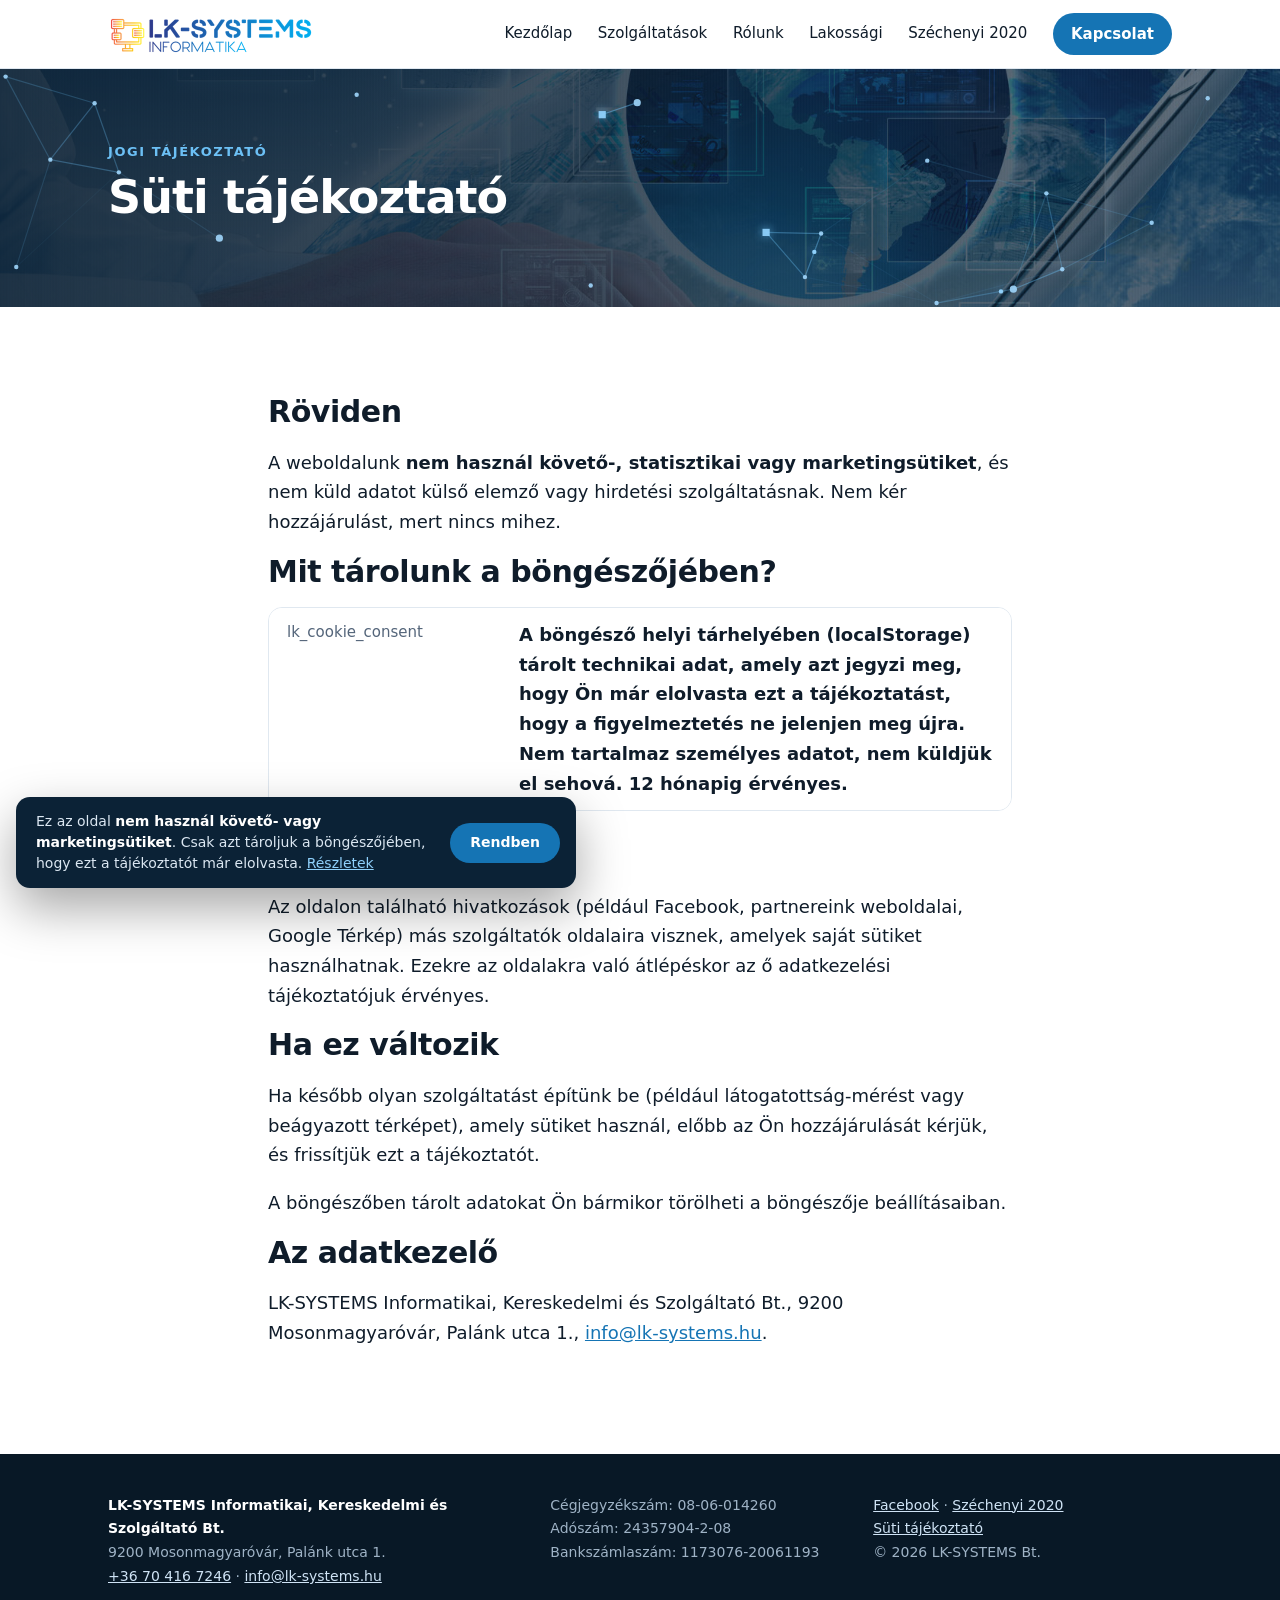
<file: suti.html>
<!doctype html>
<html lang="hu">
<head>
<meta charset="utf-8">
<meta name="viewport" content="width=device-width, initial-scale=1, viewport-fit=cover">
<meta name="theme-color" content="#0b2236">
<title>Süti tájékoztató – LK-SYSTEMS Bt.</title>
<meta name="description" content="Tájékoztató arról, hogy a lk-systems.hu milyen technikai adatokat tárol a látogató böngészőjében.">
<meta name="robots" content="index, follow, max-image-preview:large">
<link rel="canonical" href="https://lk-systems.hu/suti.html">
<link rel="icon" href="favicon.ico" sizes="any">
<link rel="icon" href="favicon-32.png" type="image/png" sizes="32x32">
<link rel="icon" href="icon-192.png" type="image/png" sizes="192x192">
<link rel="apple-touch-icon" href="apple-touch-icon.png">
<meta property="og:type" content="website">
<meta property="og:locale" content="hu_HU">
<meta property="og:site_name" content="LK-SYSTEMS Bt.">
<meta property="og:title" content="Süti tájékoztató – LK-SYSTEMS Bt.">
<meta property="og:description" content="Tájékoztató arról, hogy a lk-systems.hu milyen technikai adatokat tárol a látogató böngészőjében.">
<meta property="og:url" content="https://lk-systems.hu/suti.html">
<meta property="og:image" content="https://lksystems.vercel.app/images/og-image.jpg">
<meta property="og:image:type" content="image/jpeg">
<meta property="og:image:width" content="1200">
<meta property="og:image:height" content="630">
<meta property="og:image:alt" content="LK-SYSTEMS Informatika – Saját rendszergazda, nem csak a nagyok kiváltsága">
<meta name="twitter:image" content="https://lksystems.vercel.app/images/og-image.jpg">
<meta name="twitter:card" content="summary_large_image">
<script>document.documentElement.className+=" js"</script>
<link rel="stylesheet" href="style.css">
<script type="application/ld+json">{"@context": "https://schema.org", "@graph": [{"@type": "ProfessionalService", "@id": "https://lk-systems.hu/#business", "name": "LK-SYSTEMS Informatikai, Kereskedelmi és Szolgáltató Bt.", "alternateName": "LK-SYSTEMS Bt.", "url": "https://lk-systems.hu/", "logo": "https://lk-systems.hu/images/logo-lk-systems.png", "image": "https://lk-systems.hu/images/og-image.jpg", "telephone": "+36704167246", "email": "info@lk-systems.hu", "foundingDate": "2013", "description": "Informatikai rendszerek üzemeltetése, rendszergazda szolgáltatás, hálózatépítés és IT eszközbeszerzés kis- és középvállalkozásoknak Mosonmagyaróváron.", "address": {"@type": "PostalAddress", "streetAddress": "Palánk utca 1.", "postalCode": "9200", "addressLocality": "Mosonmagyaróvár", "addressCountry": "HU"}, "areaServed": {"@type": "City", "name": "Mosonmagyaróvár"}, "sameAs": ["https://www.facebook.com/lksystemsbt"], "taxID": "24357904-2-08", "knowsAbout": ["Rendszergazda szolgáltatás", "IT üzemeltetés", "Hálózatépítés", "Adatmentés", "Vírusvédelem", "Informatikai szaktanácsadás"]}, {"@type": "WebSite", "@id": "https://lk-systems.hu/#website", "url": "https://lk-systems.hu/", "name": "LK-SYSTEMS Bt.", "inLanguage": "hu", "publisher": {"@id": "https://lk-systems.hu/#business"}}, {"@type": "BreadcrumbList", "itemListElement": [{"@type": "ListItem", "position": 1, "name": "Kezdőlap", "item": "https://lk-systems.hu/"}, {"@type": "ListItem", "position": 2, "name": "Süti tájékoztató", "item": "https://lk-systems.hu/suti.html"}]}]}</script>
</head>
<body>
<a class="skip" href="#main">Ugrás a tartalomhoz</a>
<header class="nav">
  <div class="wrap nav-in">
    <a href="index.html" class="brand"><img src="images/logo-lk-systems.png" alt="LK-SYSTEMS Informatika" width="205" height="40"></a>
    <button type="button" class="burger" aria-label="Menü megnyitása" aria-expanded="false" aria-controls="main-menu"><span></span></button>
    <nav class="links" id="main-menu" aria-label="Főmenü">
      <a href="index.html">Kezdőlap</a><a href="szolgaltatasok.html">Szolgáltatások</a><a href="rolunk.html">Rólunk</a><a href="lakossagi.html">Lakossági</a><a href="szechenyi-2020.html">Széchenyi 2020</a>
      <a href="kapcsolat.html" class="btn btn-sm">Kapcsolat</a>
    </nav>
  </div>
</header>
<main id="main">
<section class="page-hero"><div class="wrap"><p class="eyebrow">Jogi tájékoztató</p><h1>Süti tájékoztató</h1></div></section><section class="section"><div class="wrap prose">
    <h2 class="h2s">Röviden</h2>
    <p>A weboldalunk <strong>nem használ követő-, statisztikai vagy marketingsütiket</strong>, és nem küld adatot külső elemző vagy hirdetési szolgáltatásnak. Nem kér hozzájárulást, mert nincs mihez.</p>
    <h2 class="h2s">Mit tárolunk a böngészőjében?</h2>
    <dl class="facts">
      <div><dt>lk_cookie_consent</dt><dd>A böngésző helyi tárhelyében (localStorage) tárolt technikai adat, amely azt jegyzi meg, hogy Ön már elolvasta ezt a tájékoztatást, hogy a figyelmeztetés ne jelenjen meg újra. Nem tartalmaz személyes adatot, nem küldjük el sehová. 12 hónapig érvényes.</dd></div>
    </dl>
    <h2 class="h2s">Külső oldalak</h2>
    <p>Az oldalon található hivatkozások (például Facebook, partnereink weboldalai, Google Térkép) más szolgáltatók oldalaira visznek, amelyek saját sütiket használhatnak. Ezekre az oldalakra való átlépéskor az ő adatkezelési tájékoztatójuk érvényes.</p>
    <h2 class="h2s">Ha ez változik</h2>
    <p>Ha később olyan szolgáltatást építünk be (például látogatottság-mérést vagy beágyazott térképet), amely sütiket használ, előbb az Ön hozzájárulását kérjük, és frissítjük ezt a tájékoztatót.</p>
    <p>A böngészőben tárolt adatokat Ön bármikor törölheti a böngészője beállításaiban.</p>
    <h2 class="h2s">Az adatkezelő</h2>
    <p>LK-SYSTEMS Informatikai, Kereskedelmi és Szolgáltató Bt., 9200 Mosonmagyaróvár, Palánk utca 1., <a href="mailto:info@lk-systems.hu">info@lk-systems.hu</a>.</p>
  </div></section>
</main>
<footer>
  <div class="wrap foot-in">
    <div>
      <strong>LK-SYSTEMS Informatikai, Kereskedelmi és Szolgáltató Bt.</strong><br>
      9200 Mosonmagyaróvár, Palánk utca 1.<br>
      <a href="tel:+36704167246">+36 70 416 7246</a> · <a href="mailto:info@lk-systems.hu">info@lk-systems.hu</a>
    </div>
    <div>
      Cégjegyzékszám: 08-06-014260<br>Adószám: 24357904-2-08<br>Bankszámlaszám: 1173076-20061193
    </div>
    <div>
      <a href="https://www.facebook.com/lksystemsbt" rel="noopener">Facebook</a> ·
      <a href="szechenyi-2020.html">Széchenyi 2020</a><br>
      <a href="suti.html">Süti tájékoztató</a><br>© 2026 LK-SYSTEMS Bt.
    </div>
  </div>
</footer>
<div class="cookie" id="cookie" role="region" aria-label="Süti tájékoztatás" hidden>
  <div class="cookie-in">
    <p>Ez az oldal <strong>nem használ követő- vagy marketingsütiket</strong>. Csak azt tároljuk a böngészőjében, hogy ezt a tájékoztatót már elolvasta. <a href="suti.html">Részletek</a></p>
    <button type="button" class="btn btn-sm" data-cookie="necessary">Rendben</button>
  </div>
</div>
<script src="script.js" defer></script>
</body>
</html>
</file>
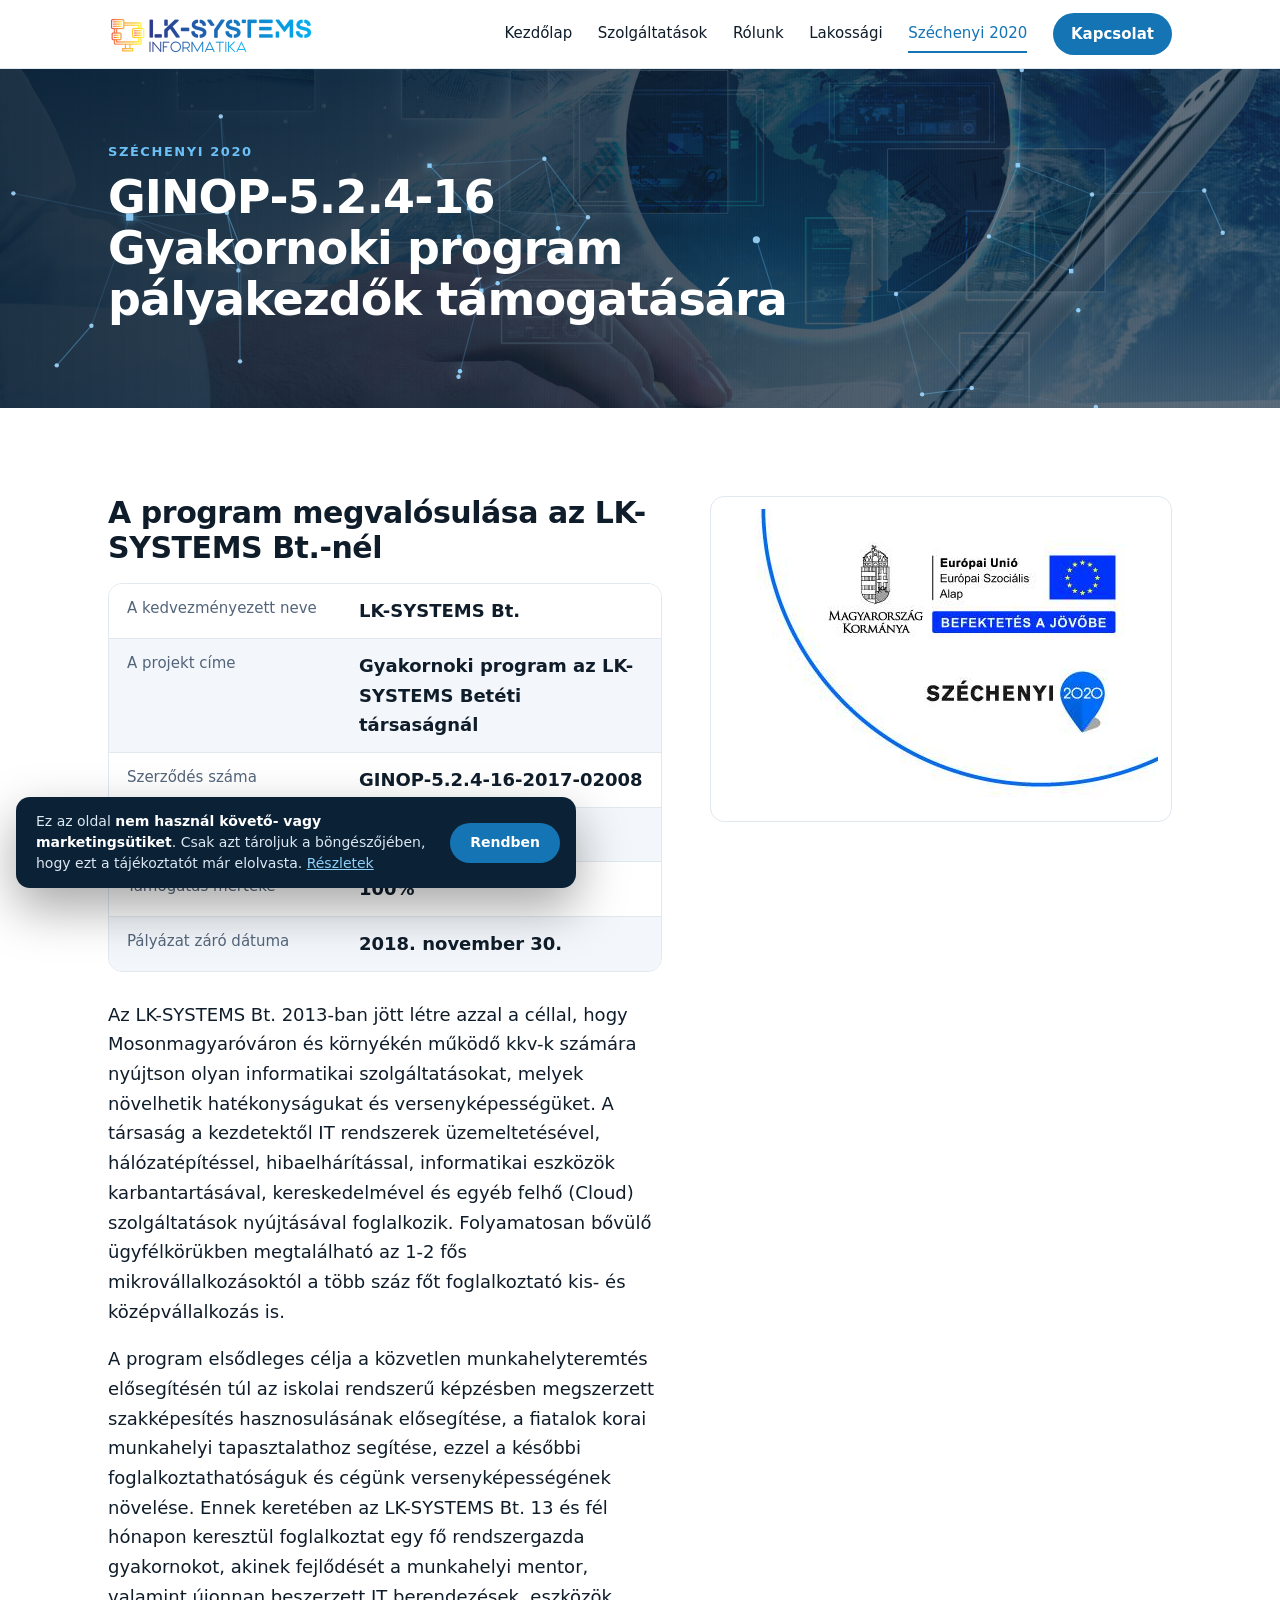
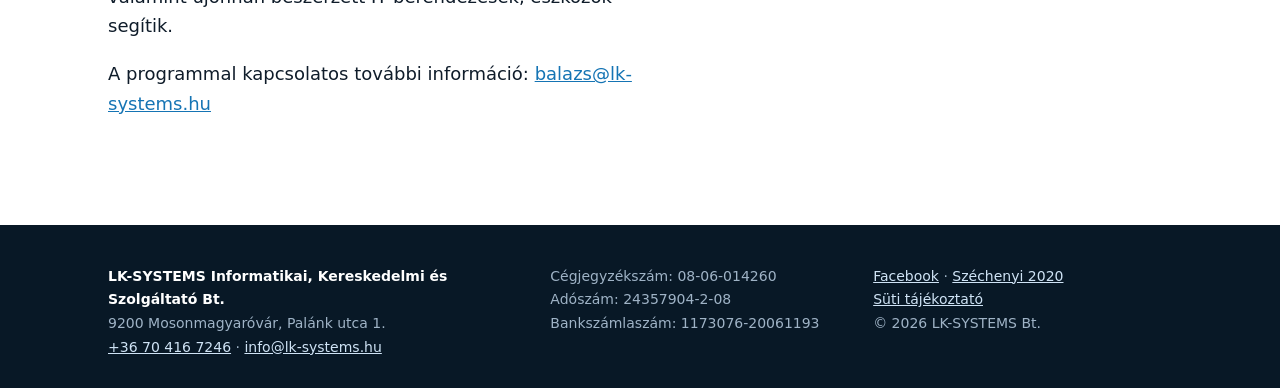
<file: szechenyi-2020.html>
<!doctype html>
<html lang="hu">
<head>
<meta charset="utf-8">
<meta name="viewport" content="width=device-width, initial-scale=1, viewport-fit=cover">
<meta name="theme-color" content="#0b2236">
<title>Széchenyi 2020 – GINOP-5.2.4-16 program – LK-SYSTEMS Bt.</title>
<meta name="description" content="GINOP-5.2.4-16 Gyakornoki program pályakezdők támogatására – a program megvalósulása az LK-SYSTEMS Bt.-nél.">
<meta name="robots" content="index, follow, max-image-preview:large">
<link rel="canonical" href="https://lk-systems.hu/szechenyi-2020.html">
<link rel="icon" href="favicon.ico" sizes="any">
<link rel="icon" href="favicon-32.png" type="image/png" sizes="32x32">
<link rel="icon" href="icon-192.png" type="image/png" sizes="192x192">
<link rel="apple-touch-icon" href="apple-touch-icon.png">
<meta property="og:type" content="website">
<meta property="og:locale" content="hu_HU">
<meta property="og:site_name" content="LK-SYSTEMS Bt.">
<meta property="og:title" content="Széchenyi 2020 – GINOP-5.2.4-16 program – LK-SYSTEMS Bt.">
<meta property="og:description" content="GINOP-5.2.4-16 Gyakornoki program pályakezdők támogatására – a program megvalósulása az LK-SYSTEMS Bt.-nél.">
<meta property="og:url" content="https://lk-systems.hu/szechenyi-2020.html">
<meta property="og:image" content="https://lksystems.vercel.app/images/og-image.jpg">
<meta property="og:image:type" content="image/jpeg">
<meta property="og:image:width" content="1200">
<meta property="og:image:height" content="630">
<meta property="og:image:alt" content="LK-SYSTEMS Informatika – Saját rendszergazda, nem csak a nagyok kiváltsága">
<meta name="twitter:image" content="https://lksystems.vercel.app/images/og-image.jpg">
<meta name="twitter:card" content="summary_large_image">
<script>document.documentElement.className+=" js"</script>
<link rel="stylesheet" href="style.css">
<script type="application/ld+json">{"@context": "https://schema.org", "@graph": [{"@type": "ProfessionalService", "@id": "https://lk-systems.hu/#business", "name": "LK-SYSTEMS Informatikai, Kereskedelmi és Szolgáltató Bt.", "alternateName": "LK-SYSTEMS Bt.", "url": "https://lk-systems.hu/", "logo": "https://lk-systems.hu/images/logo-lk-systems.png", "image": "https://lk-systems.hu/images/og-image.jpg", "telephone": "+36704167246", "email": "info@lk-systems.hu", "foundingDate": "2013", "description": "Informatikai rendszerek üzemeltetése, rendszergazda szolgáltatás, hálózatépítés és IT eszközbeszerzés kis- és középvállalkozásoknak Mosonmagyaróváron.", "address": {"@type": "PostalAddress", "streetAddress": "Palánk utca 1.", "postalCode": "9200", "addressLocality": "Mosonmagyaróvár", "addressCountry": "HU"}, "areaServed": {"@type": "City", "name": "Mosonmagyaróvár"}, "sameAs": ["https://www.facebook.com/lksystemsbt"], "taxID": "24357904-2-08", "knowsAbout": ["Rendszergazda szolgáltatás", "IT üzemeltetés", "Hálózatépítés", "Adatmentés", "Vírusvédelem", "Informatikai szaktanácsadás"]}, {"@type": "WebSite", "@id": "https://lk-systems.hu/#website", "url": "https://lk-systems.hu/", "name": "LK-SYSTEMS Bt.", "inLanguage": "hu", "publisher": {"@id": "https://lk-systems.hu/#business"}}, {"@type": "BreadcrumbList", "itemListElement": [{"@type": "ListItem", "position": 1, "name": "Kezdőlap", "item": "https://lk-systems.hu/"}, {"@type": "ListItem", "position": 2, "name": "Széchenyi 2020", "item": "https://lk-systems.hu/szechenyi-2020.html"}]}]}</script>
</head>
<body>
<a class="skip" href="#main">Ugrás a tartalomhoz</a>
<header class="nav">
  <div class="wrap nav-in">
    <a href="index.html" class="brand"><img src="images/logo-lk-systems.png" alt="LK-SYSTEMS Informatika" width="205" height="40"></a>
    <button type="button" class="burger" aria-label="Menü megnyitása" aria-expanded="false" aria-controls="main-menu"><span></span></button>
    <nav class="links" id="main-menu" aria-label="Főmenü">
      <a href="index.html">Kezdőlap</a><a href="szolgaltatasok.html">Szolgáltatások</a><a href="rolunk.html">Rólunk</a><a href="lakossagi.html">Lakossági</a><a href="szechenyi-2020.html" aria-current="page">Széchenyi 2020</a>
      <a href="kapcsolat.html" class="btn btn-sm">Kapcsolat</a>
    </nav>
  </div>
</header>
<main id="main">
<section class="page-hero"><div class="wrap"><p class="eyebrow">Széchenyi 2020</p><h1>GINOP&#8209;5.2.4&#8209;16 Gyakornoki program pályakezdők támogatására</h1></div></section><section class="section"><div class="wrap split">
    <div>
      <h2 class="h2s">A program megvalósulása az LK-SYSTEMS Bt.-nél</h2>
      <dl class="facts">
        <div><dt>A kedvezményezett neve</dt><dd>LK-SYSTEMS Bt.</dd></div>
        <div><dt>A projekt címe</dt><dd>Gyakornoki program az LK-SYSTEMS Betéti társaságnál</dd></div>
        <div><dt>Szerződés száma</dt><dd>GINOP-5.2.4-16-2017-02008</dd></div>
        <div><dt>Támogatás összege</dt><dd>3 589 975 Ft</dd></div>
        <div><dt>Támogatás mértéke</dt><dd>100%</dd></div>
        <div><dt>Pályázat záró dátuma</dt><dd>2018. november 30.</dd></div>
      </dl>
      <p>Az LK-SYSTEMS Bt. 2013-ban jött létre azzal a céllal, hogy Mosonmagyaróváron és környékén működő kkv-k számára nyújtson olyan informatikai szolgáltatásokat, melyek növelhetik hatékonyságukat és versenyképességüket. A társaság a kezdetektől IT rendszerek üzemeltetésével, hálózatépítéssel, hibaelhárítással, informatikai eszközök karbantartásával, kereskedelmével és egyéb felhő (Cloud) szolgáltatások nyújtásával foglalkozik. Folyamatosan bővülő ügyfélkörükben megtalálható az 1-2 fős mikrovállalkozásoktól a több száz főt foglalkoztató kis- és középvállalkozás is.</p>
      <p>A program elsődleges célja a közvetlen munkahelyteremtés elősegítésén túl az iskolai rendszerű képzésben megszerzett szakképesítés hasznosulásának elősegítése, a fiatalok korai munkahelyi tapasztalathoz segítése, ezzel a későbbi foglalkoztathatóságuk és cégünk versenyképességének növelése. Ennek keretében az LK-SYSTEMS Bt. 13 és fél hónapon keresztül foglalkoztat egy fő rendszergazda gyakornokot, akinek fejlődését a munkahelyi mentor, valamint újonnan beszerzett IT berendezések, eszközök segítik.</p>
      <p>A programmal kapcsolatos további információ: <a href="mailto:balazs@lk-systems.hu">balazs@lk-systems.hu</a></p>
    </div>
    <figure class="sz"><img src="images/szechenyi-2020.jpg" alt="Magyarország Kormánya, Európai Unió – Európai Szociális Alap, Befektetés a jövőbe, Széchenyi 2020" width="434" height="300"></figure>
</div></section>
</main>
<footer>
  <div class="wrap foot-in">
    <div>
      <strong>LK-SYSTEMS Informatikai, Kereskedelmi és Szolgáltató Bt.</strong><br>
      9200 Mosonmagyaróvár, Palánk utca 1.<br>
      <a href="tel:+36704167246">+36 70 416 7246</a> · <a href="mailto:info@lk-systems.hu">info@lk-systems.hu</a>
    </div>
    <div>
      Cégjegyzékszám: 08-06-014260<br>Adószám: 24357904-2-08<br>Bankszámlaszám: 1173076-20061193
    </div>
    <div>
      <a href="https://www.facebook.com/lksystemsbt" rel="noopener">Facebook</a> ·
      <a href="szechenyi-2020.html">Széchenyi 2020</a><br>
      <a href="suti.html">Süti tájékoztató</a><br>© 2026 LK-SYSTEMS Bt.
    </div>
  </div>
</footer>
<div class="cookie" id="cookie" role="region" aria-label="Süti tájékoztatás" hidden>
  <div class="cookie-in">
    <p>Ez az oldal <strong>nem használ követő- vagy marketingsütiket</strong>. Csak azt tároljuk a böngészőjében, hogy ezt a tájékoztatót már elolvasta. <a href="suti.html">Részletek</a></p>
    <button type="button" class="btn btn-sm" data-cookie="necessary">Rendben</button>
  </div>
</div>
<script src="script.js" defer></script>
</body>
</html>
</file>
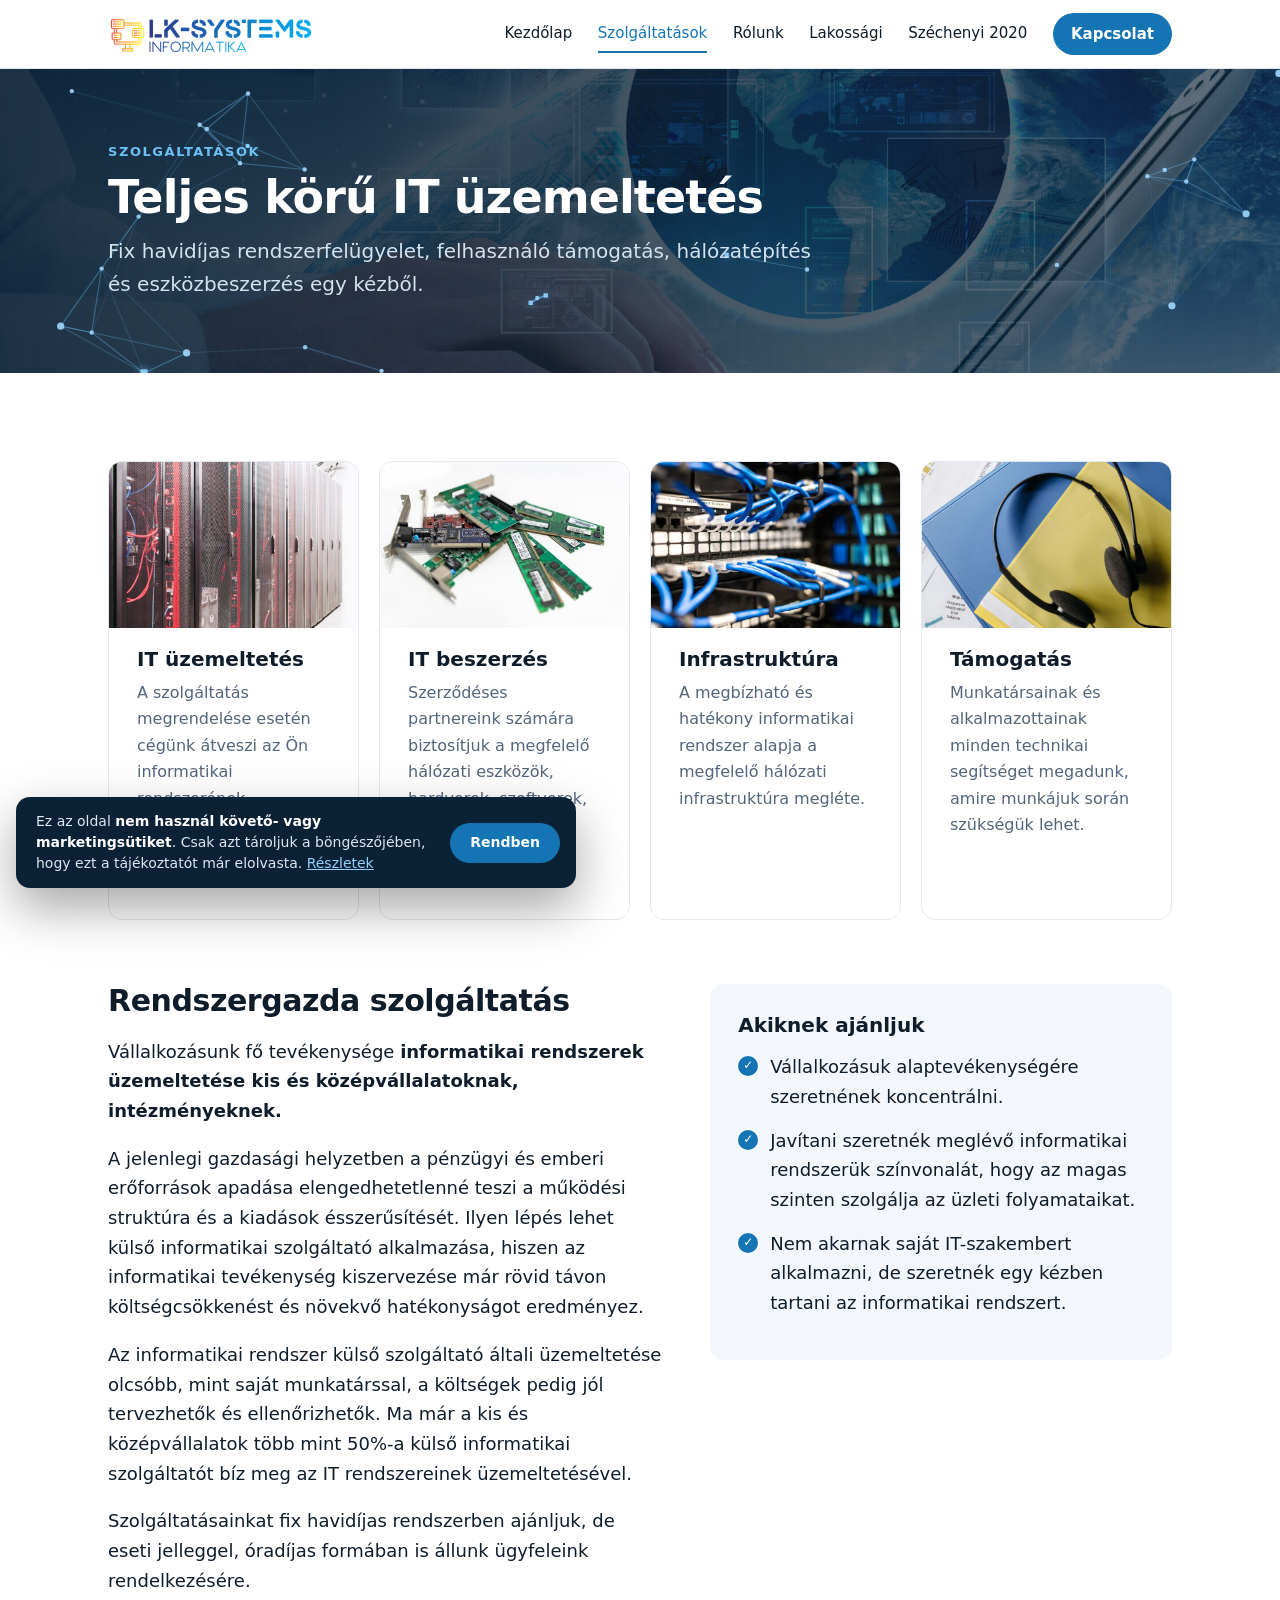
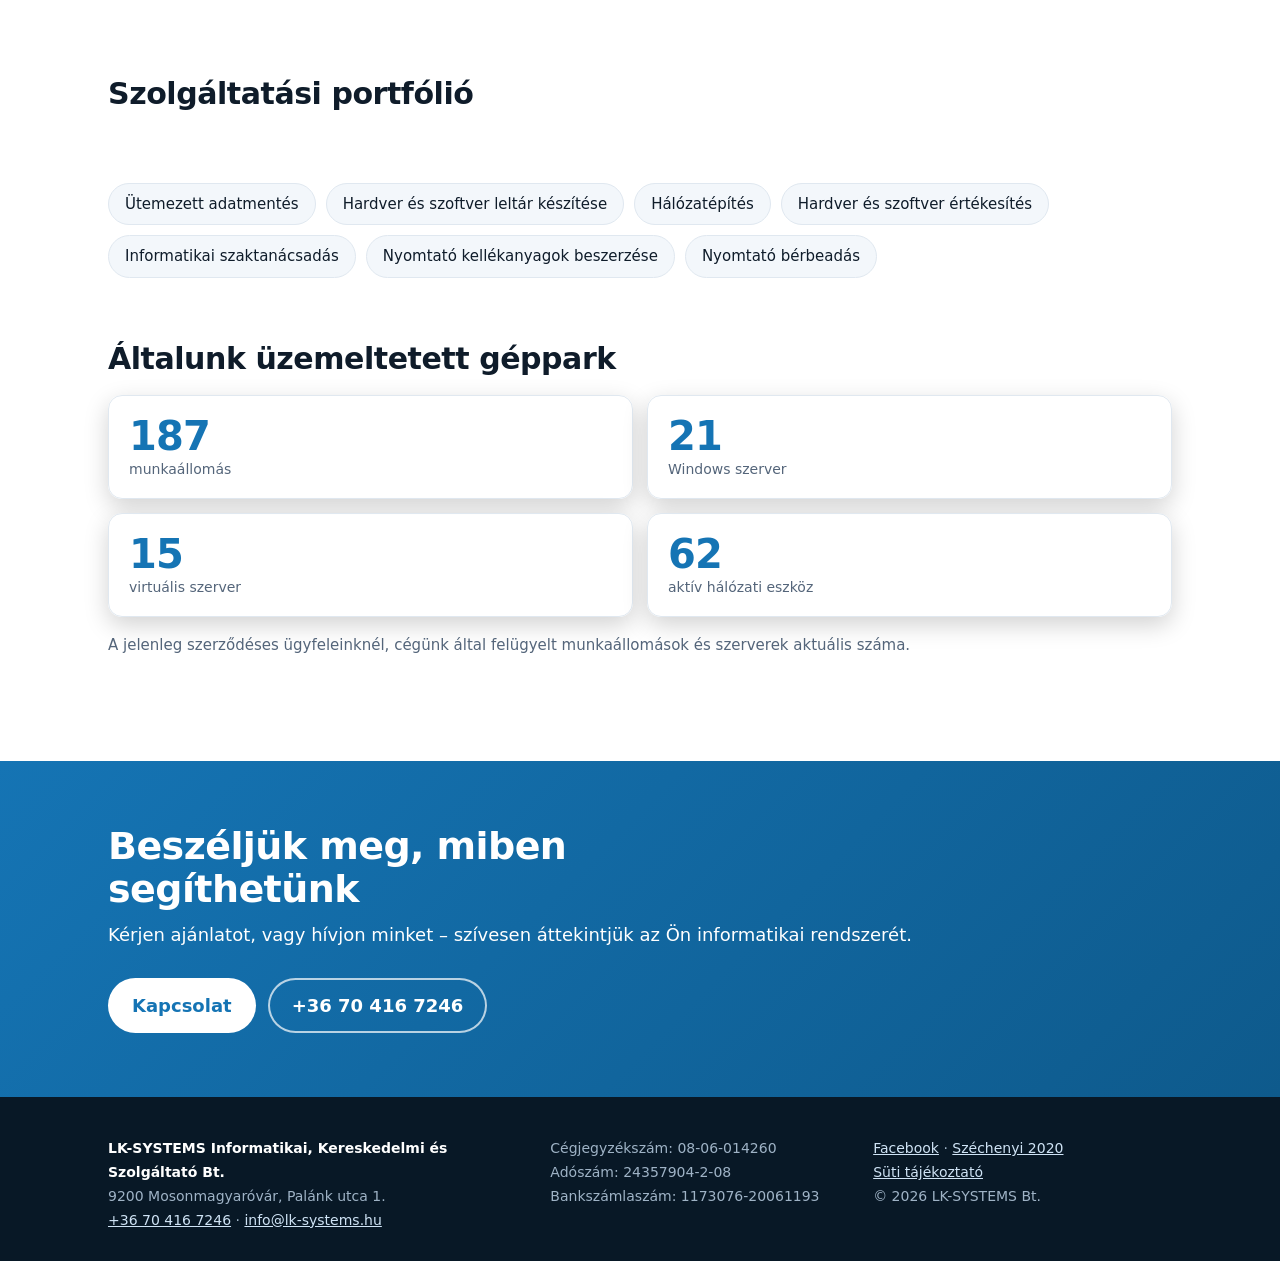
<file: szolgaltatasok.html>
<!doctype html>
<html lang="hu">
<head>
<meta charset="utf-8">
<meta name="viewport" content="width=device-width, initial-scale=1, viewport-fit=cover">
<meta name="theme-color" content="#0b2236">
<title>Szolgáltatások – LK-SYSTEMS Bt. Mosonmagyaróvár</title>
<meta name="description" content="Átalánydíjas rendszerfelügyelet, felhasználó támogatás, adatmentés, hálózatépítés, hardver- és szoftverértékesítés Mosonmagyaróváron.">
<meta name="robots" content="index, follow, max-image-preview:large">
<link rel="canonical" href="https://lk-systems.hu/szolgaltatasok.html">
<link rel="icon" href="favicon.ico" sizes="any">
<link rel="icon" href="favicon-32.png" type="image/png" sizes="32x32">
<link rel="icon" href="icon-192.png" type="image/png" sizes="192x192">
<link rel="apple-touch-icon" href="apple-touch-icon.png">
<meta property="og:type" content="website">
<meta property="og:locale" content="hu_HU">
<meta property="og:site_name" content="LK-SYSTEMS Bt.">
<meta property="og:title" content="Szolgáltatások – LK-SYSTEMS Bt. Mosonmagyaróvár">
<meta property="og:description" content="Átalánydíjas rendszerfelügyelet, felhasználó támogatás, adatmentés, hálózatépítés, hardver- és szoftverértékesítés Mosonmagyaróváron.">
<meta property="og:url" content="https://lk-systems.hu/szolgaltatasok.html">
<meta property="og:image" content="https://lksystems.vercel.app/images/og-image.jpg">
<meta property="og:image:type" content="image/jpeg">
<meta property="og:image:width" content="1200">
<meta property="og:image:height" content="630">
<meta property="og:image:alt" content="LK-SYSTEMS Informatika – Saját rendszergazda, nem csak a nagyok kiváltsága">
<meta name="twitter:image" content="https://lksystems.vercel.app/images/og-image.jpg">
<meta name="twitter:card" content="summary_large_image">
<script>document.documentElement.className+=" js"</script>
<link rel="stylesheet" href="style.css">
<script type="application/ld+json">{"@context": "https://schema.org", "@graph": [{"@type": "ProfessionalService", "@id": "https://lk-systems.hu/#business", "name": "LK-SYSTEMS Informatikai, Kereskedelmi és Szolgáltató Bt.", "alternateName": "LK-SYSTEMS Bt.", "url": "https://lk-systems.hu/", "logo": "https://lk-systems.hu/images/logo-lk-systems.png", "image": "https://lk-systems.hu/images/og-image.jpg", "telephone": "+36704167246", "email": "info@lk-systems.hu", "foundingDate": "2013", "description": "Informatikai rendszerek üzemeltetése, rendszergazda szolgáltatás, hálózatépítés és IT eszközbeszerzés kis- és középvállalkozásoknak Mosonmagyaróváron.", "address": {"@type": "PostalAddress", "streetAddress": "Palánk utca 1.", "postalCode": "9200", "addressLocality": "Mosonmagyaróvár", "addressCountry": "HU"}, "areaServed": {"@type": "City", "name": "Mosonmagyaróvár"}, "sameAs": ["https://www.facebook.com/lksystemsbt"], "taxID": "24357904-2-08", "knowsAbout": ["Rendszergazda szolgáltatás", "IT üzemeltetés", "Hálózatépítés", "Adatmentés", "Vírusvédelem", "Informatikai szaktanácsadás"]}, {"@type": "WebSite", "@id": "https://lk-systems.hu/#website", "url": "https://lk-systems.hu/", "name": "LK-SYSTEMS Bt.", "inLanguage": "hu", "publisher": {"@id": "https://lk-systems.hu/#business"}}, {"@type": "BreadcrumbList", "itemListElement": [{"@type": "ListItem", "position": 1, "name": "Kezdőlap", "item": "https://lk-systems.hu/"}, {"@type": "ListItem", "position": 2, "name": "Szolgáltatások", "item": "https://lk-systems.hu/szolgaltatasok.html"}]}]}</script>
</head>
<body>
<a class="skip" href="#main">Ugrás a tartalomhoz</a>
<header class="nav">
  <div class="wrap nav-in">
    <a href="index.html" class="brand"><img src="images/logo-lk-systems.png" alt="LK-SYSTEMS Informatika" width="205" height="40"></a>
    <button type="button" class="burger" aria-label="Menü megnyitása" aria-expanded="false" aria-controls="main-menu"><span></span></button>
    <nav class="links" id="main-menu" aria-label="Főmenü">
      <a href="index.html">Kezdőlap</a><a href="szolgaltatasok.html" aria-current="page">Szolgáltatások</a><a href="rolunk.html">Rólunk</a><a href="lakossagi.html">Lakossági</a><a href="szechenyi-2020.html">Széchenyi 2020</a>
      <a href="kapcsolat.html" class="btn btn-sm">Kapcsolat</a>
    </nav>
  </div>
</header>
<main id="main">
<section class="page-hero"><div class="wrap"><p class="eyebrow">Szolgáltatások</p><h1>Teljes körű IT üzemeltetés</h1><p class="lead">Fix havidíjas rendszerfelügyelet, felhasználó támogatás, hálózatépítés és eszközbeszerzés egy kézből.</p></div></section><section class="section"><div class="wrap">
    <h2 class="sr-only">Szolgáltatásaink</h2>
    <div class="grid four">
      <article class="card"><img class="media" src="images/stock/uzemeltetes.jpg" alt="Szerverszekrények egy szerverteremben" width="800" height="533" loading="lazy"><h3>IT üzemeltetés</h3><p>A szolgáltatás megrendelése esetén cégünk átveszi az Ön informatikai rendszerének üzemeltetésével kapcsolatos feladatokat.</p></article>
      <article class="card"><img class="media" src="images/stock/beszerzes.jpg" alt="RAM-modulok és hálózati kártyák" width="800" height="533" loading="lazy"><h3>IT beszerzés</h3><p>Szerződéses partnereink számára biztosítjuk a megfelelő hálózati eszközök, hardverek, szoftverek, valamint irodai kellékanyagok beszerzését.</p></article>
      <article class="card"><img class="media" src="images/stock/infrastruktura.jpg" alt="Hálózati patch panel kék kábelekkel" width="800" height="533" loading="lazy"><h3>Infrastruktúra</h3><p>A megbízható és hatékony informatikai rendszer alapja a megfelelő hálózati infrastruktúra megléte.</p></article>
      <article class="card"><img class="media" src="images/stock/tamogatas.jpg" alt="Fejhallgató ügyféltámogatáshoz" width="800" height="533" loading="lazy"><h3>Támogatás</h3><p>Munkatársainak és alkalmazottainak minden technikai segítséget megadunk, amire munkájuk során szükségük lehet.</p></article>
    </div>
    <div class="split">
      <div>
        <h2 class="h2s">Rendszergazda szolgáltatás</h2>
        <p>Vállalkozásunk fő tevékenysége <strong>informatikai rendszerek üzemeltetése kis és középvállalatoknak, intézményeknek.</strong></p>
        <p>A jelenlegi gazdasági helyzetben a pénzügyi és emberi erőforrások apadása elengedhetetlenné teszi a működési struktúra és a kiadások ésszerűsítését. Ilyen lépés lehet külső informatikai szolgáltató alkalmazása, hiszen az informatikai tevékenység kiszervezése már rövid távon költségcsökkenést és növekvő hatékonyságot eredményez.</p>
        <p>Az informatikai rendszer külső szolgáltató általi üzemeltetése olcsóbb, mint saját munkatárssal, a költségek pedig jól tervezhetők és ellenőrizhetők. Ma már a kis és középvállalatok több mint 50%-a külső informatikai szolgáltatót bíz meg az IT rendszereinek üzemeltetésével.</p>
        <p>Szolgáltatásainkat fix havidíjas rendszerben ajánljuk, de eseti jelleggel, óradíjas formában is állunk ügyfeleink rendelkezésére.</p>
      </div>
      <div class="panel"><h3>Akiknek ajánljuk</h3>
        <ul class="ticks">
          <li>Vállalkozásuk alaptevékenységére szeretnének koncentrálni.</li>
          <li>Javítani szeretnék meglévő informatikai rendszerük színvonalát, hogy az magas szinten szolgálja az üzleti folyamataikat.</li>
          <li>Nem akarnak saját IT-szakembert alkalmazni, de szeretnék egy kézben tartani az informatikai rendszert.</li>
        </ul></div>
    </div>
    <h2 class="h2s sub">Szolgáltatási portfólió</h2>
    <ul class="chips">
      <li>Átalánydíjas rendszerfelügyelet</li><li>Helyszíni és telefonos felhasználó támogatás</li><li>Kaspersky vírusvédelmi megoldások</li>
      <li>Ütemezett adatmentés</li><li>Hardver és szoftver leltár készítése</li><li>Hálózatépítés</li>
      <li>Hardver és szoftver értékesítés</li><li>Informatikai szaktanácsadás</li><li>Nyomtató kellékanyagok beszerzése</li><li>Nyomtató bérbeadás</li>
    </ul>
    <h2 class="h2s sub">Általunk üzemeltetett géppark</h2>
    <ul class="stats" aria-label="Általunk üzemeltetett géppark">
      <li><b>190</b><span>munkaállomás</span></li>
      <li><b>21</b><span>Windows szerver</span></li>
      <li><b>15</b><span>virtuális szerver</span></li>
      <li><b>63</b><span>aktív hálózati eszköz</span></li>
    </ul>
    <p class="note">A jelenleg szerződéses ügyfeleinknél, cégünk által felügyelt munkaállomások és szerverek aktuális száma.</p>
</div></section>
<section class="section cta-band"><div class="wrap cta-in"><div><h2>Beszéljük meg, miben segíthetünk</h2><p>Kérjen ajánlatot, vagy hívjon minket – szívesen áttekintjük az Ön informatikai rendszerét.</p></div><div class="cta"><a href="kapcsolat.html" class="btn">Kapcsolat</a><a href="tel:+36704167246" class="btn btn-ghost-light">+36 70 416 7246</a></div></div></section>
</main>
<footer>
  <div class="wrap foot-in">
    <div>
      <strong>LK-SYSTEMS Informatikai, Kereskedelmi és Szolgáltató Bt.</strong><br>
      9200 Mosonmagyaróvár, Palánk utca 1.<br>
      <a href="tel:+36704167246">+36 70 416 7246</a> · <a href="mailto:info@lk-systems.hu">info@lk-systems.hu</a>
    </div>
    <div>
      Cégjegyzékszám: 08-06-014260<br>Adószám: 24357904-2-08<br>Bankszámlaszám: 1173076-20061193
    </div>
    <div>
      <a href="https://www.facebook.com/lksystemsbt" rel="noopener">Facebook</a> ·
      <a href="szechenyi-2020.html">Széchenyi 2020</a><br>
      <a href="suti.html">Süti tájékoztató</a><br>© 2026 LK-SYSTEMS Bt.
    </div>
  </div>
</footer>
<div class="cookie" id="cookie" role="region" aria-label="Süti tájékoztatás" hidden>
  <div class="cookie-in">
    <p>Ez az oldal <strong>nem használ követő- vagy marketingsütiket</strong>. Csak azt tároljuk a böngészőjében, hogy ezt a tájékoztatót már elolvasta. <a href="suti.html">Részletek</a></p>
    <button type="button" class="btn btn-sm" data-cookie="necessary">Rendben</button>
  </div>
</div>
<script src="script.js" defer></script>
</body>
</html>
</file>
<file: style.css>
:root{
  --brand:#1574b4; --brand-d:#0e5a8c; --ink:#0f1c2a; --muted:#54657a;
  --bg:#fff; --alt:#f3f7fb; --line:#e0e8f0; --dark:#0b2236;
  --r:14px; --gut:clamp(16px,4vw,28px); --nav-h:68px;
}
*{box-sizing:border-box}
html{background:#081826;scroll-behavior:smooth;scroll-padding-top:calc(var(--nav-h) + 8px);-webkit-text-size-adjust:100%}
body{min-height:100vh;min-height:100dvh;margin:0;font:clamp(16px,1.1vw + 12px,18px)/1.65 system-ui,-apple-system,"Segoe UI",Roboto,sans-serif;color:var(--ink);background:var(--bg);overflow-x:hidden}
img{max-width:100%;height:auto}
a{color:var(--brand)}
:focus-visible{outline:3px solid #6cc0f5;outline-offset:2px;border-radius:4px}
.wrap{max-width:1120px;margin:0 auto;padding:0 max(var(--gut),env(safe-area-inset-left)) 0 max(var(--gut),env(safe-area-inset-right))}
.skip{position:absolute;left:-999px;top:8px;background:#fff;padding:8px 14px;z-index:100;border-radius:8px}
.skip:focus{left:8px}

/* nav */
.nav{position:sticky;top:0;z-index:20;background:rgba(255,255,255,.94);backdrop-filter:blur(10px);-webkit-backdrop-filter:blur(10px);border-bottom:1px solid var(--line)}
.nav-in{display:flex;align-items:center;justify-content:space-between;height:var(--nav-h)}
.brand{display:block;flex:none}
.brand img{display:block;height:40px;width:auto}
.links{display:flex;align-items:center;gap:clamp(14px,2vw,26px)}
.links a:not(.btn){color:var(--ink);text-decoration:none;font-weight:500;font-size:15px;padding:6px 0;border-bottom:2px solid transparent}
.links a:not(.btn):hover,.links a[aria-current=page]:not(.btn){color:var(--brand);border-color:var(--brand)}
.burger{display:none}

.btn{display:inline-block;background:var(--brand);color:#fff!important;padding:13px 24px;border-radius:999px;text-decoration:none;font-weight:600;text-align:center;transition:.2s;min-height:44px}
.btn:hover{background:var(--brand-d);transform:translateY(-1px)}
.btn-sm{padding:9px 18px;font-size:15px;min-height:0}
.btn[aria-current=page]{background:var(--brand-d)}
.btn-ghost{background:transparent;color:var(--brand)!important;box-shadow:inset 0 0 0 2px var(--brand)}
.btn-ghost:hover{background:var(--brand);color:#fff!important}
.hero .btn-ghost,.btn-ghost-light{background:transparent;color:#fff!important;box-shadow:inset 0 0 0 2px rgba(255,255,255,.7)}
.hero .btn-ghost:hover,.btn-ghost-light:hover{background:#fff;color:var(--brand)!important}

/* hero */
.hero{background:linear-gradient(90deg,rgba(8,30,50,.78) 0%,rgba(8,30,50,.55) 50%,rgba(8,30,50,.2) 100%),url(images/slide1.jpg) center/cover no-repeat;color:#fff;padding:clamp(48px,9vw,96px) 0 clamp(40px,7vw,80px)}
.hero-in{display:grid;grid-template-columns:1.3fr 1fr;gap:clamp(28px,5vw,56px);align-items:center}
.eyebrow{margin:0 0 10px;color:var(--brand);font-weight:700;font-size:13px;letter-spacing:.12em;text-transform:uppercase}
.hero .eyebrow,.page-hero .eyebrow,.dark .eyebrow{color:#6cc0f5}
h1{font-size:clamp(30px,5.2vw,58px);line-height:1.1;margin:0 0 20px;letter-spacing:-.02em;overflow-wrap:break-word;text-wrap:balance}
h1 span{color:#6cc0f5}
.lead{font-size:clamp(17px,1.4vw + 12px,20px);color:#d3e2ef;max-width:56ch;margin:0}
.cta{display:flex;flex-wrap:wrap;gap:12px;margin-top:28px}
.stats{list-style:none;margin:0;padding:0;display:grid;grid-template-columns:1fr 1fr;gap:14px}
.stats li{background:rgba(255,255,255,.96);color:var(--ink);border-radius:var(--r);padding:20px;box-shadow:0 8px 24px rgba(0,0,0,.18);border:1px solid var(--line)}
.stats b{display:block;font-size:clamp(30px,4vw,40px);line-height:1;color:var(--brand);letter-spacing:-.02em}
.stats span{color:var(--muted);font-size:14px;line-height:1.3;display:block;margin-top:4px}
.stats.one{grid-template-columns:1fr}
.section .stats{margin-top:8px}

/* subpage hero */
.page-hero{background:linear-gradient(90deg,rgba(8,30,50,.9),rgba(8,30,50,.6)),url(images/slide1.jpg) center 30%/cover no-repeat;color:#fff;padding:clamp(40px,7vw,72px) 0}
.page-hero h1{font-size:clamp(28px,4.4vw,46px);margin-bottom:12px;max-width:26ch}

/* sections */
.section{padding:clamp(48px,8vw,88px) 0}
.section.alt{background:var(--alt)}
.section.dark{background:var(--dark);color:#dbe7f2}
.section.dark h2,.section.dark strong,.section.dark h3{color:#fff}
h2{font-size:clamp(24px,3.4vw,38px);line-height:1.15;margin:0 0 clamp(24px,4vw,40px);max-width:26ch;letter-spacing:-.015em}
h2.h2s{font-size:clamp(22px,2.6vw,30px);margin-bottom:18px}
h2.sub{margin-top:clamp(40px,6vw,64px)}
h3{margin:0 0 8px;font-size:20px;line-height:1.3}
p{margin:0 0 1em}
.more{margin-top:20px;font-weight:600}
.dark a{color:#8fd0fb}
.note{color:var(--muted);font-size:15px;margin-top:16px}

.grid{display:grid;gap:20px}
.grid.four{grid-template-columns:repeat(4,1fr)}
.grid.three{grid-template-columns:repeat(3,1fr)}
.card{--pad:clamp(20px,3vw,28px);background:#fff;border:1px solid var(--line);border-radius:var(--r);padding:var(--pad);transition:.2s;overflow:hidden}
.card:hover{transform:translateY(-3px);box-shadow:0 14px 32px rgba(15,60,100,.1);border-color:#c6dcee}
.card p{margin:0;color:var(--muted);font-size:16px}
.ico{display:grid;place-items:center;width:48px;height:48px;border-radius:12px;background:#e6f2fb;font-size:24px;margin-bottom:16px}
a.card.link{text-decoration:none;color:inherit;overflow-wrap:anywhere}
.contact p{color:var(--brand);font-weight:600;font-size:19px}

.split{display:grid;grid-template-columns:1.2fr 1fr;gap:clamp(28px,5vw,48px);align-items:start}
.grid + .split{margin-top:clamp(40px,7vw,64px)}
.panel{background:var(--alt);border-radius:var(--r);padding:clamp(20px,3vw,28px)}
.panel-dark{background:rgba(255,255,255,.07);border:1px solid rgba(255,255,255,.14);border-radius:var(--r);padding:clamp(20px,3vw,28px)}
.panel.info{margin-top:32px}
.ticks{list-style:none;margin:0;padding:0}
.ticks li{padding-left:32px;position:relative;margin:14px 0}
.ticks li::before{content:"✓";position:absolute;left:0;color:#fff;background:var(--brand);width:20px;height:20px;border-radius:50%;font-size:12px;display:grid;place-items:center;top:4px}

.chips{list-style:none;margin:0;padding:0;display:flex;flex-wrap:wrap;gap:10px}
.chips li{background:var(--alt);border:1px solid var(--line);border-radius:999px;padding:8px 16px;font-size:15px}

.why{list-style:none;counter-reset:n;margin:0;padding:0;display:grid;grid-template-columns:1fr 1fr;gap:8px 48px}
.why li{counter-increment:n;position:relative;padding:0 0 22px 54px}
.why li::before{content:counter(n);position:absolute;left:0;top:0;width:36px;height:36px;border-radius:50%;background:var(--brand);color:#fff;font-weight:700;display:grid;place-items:center}
.why b{color:#fff}

.facts{margin:0 0 28px;border:1px solid var(--line);border-radius:var(--r);overflow:hidden}
.facts div{display:grid;grid-template-columns:minmax(140px,220px) 1fr;gap:12px;padding:12px 18px;border-top:1px solid var(--line);background:#fff}
.facts div:first-child{border-top:0}
.facts div:nth-child(even){background:var(--alt)}
.facts dt{color:var(--muted);font-size:15px}
.facts dd{margin:0;font-weight:600;overflow-wrap:anywhere}
.panel .facts{margin:0}
.sz{margin:0;background:#fff;border:1px solid var(--line);border-radius:var(--r);padding:12px}
.sz img{display:block;margin:auto}

.logos{list-style:none;margin:0;padding:0;display:grid;grid-template-columns:repeat(6,1fr);gap:16px}
.logos li{background:#fff;border:1px solid var(--line);border-radius:var(--r);height:100px}
.logos a{display:grid;place-items:center;height:100%;padding:14px}
.logos img{max-height:64px;object-fit:contain;filter:grayscale(1);opacity:.75;transition:.2s}
.logos a:hover img,.logos a:focus-visible img{filter:none;opacity:1}

.cta-band{background:linear-gradient(135deg,var(--brand),var(--brand-d));color:#fff;padding:clamp(40px,6vw,64px) 0}
.cta-band h2{color:#fff;margin-bottom:8px}
.cta-band p{margin:0;color:#fff}
.cta-band .btn:not(.btn-ghost-light){background:#fff;color:var(--brand)!important}
.cta-band .btn:not(.btn-ghost-light):hover{background:#e6f2fb}
.cta-in{display:flex;align-items:center;justify-content:space-between;gap:28px;flex-wrap:wrap}
.cta-in .cta{margin:0}

footer{background:#081826;color:#9fb3c6;padding:clamp(28px,5vw,40px) 0 max(28px,env(safe-area-inset-bottom));font-size:14px;line-height:1.7}
.foot-in{display:grid;grid-template-columns:1.4fr 1fr 1fr;gap:24px}
footer strong{color:#fff}
footer a{color:#cfe3f5}

/* responsive */
@media(max-width:1080px){
  .grid.four{grid-template-columns:1fr 1fr}
  .logos{grid-template-columns:repeat(3,1fr)}
  .hero-in,.split{grid-template-columns:1fr}
  .why{grid-template-columns:1fr}
  .foot-in{grid-template-columns:1fr 1fr}
  .foot-in>:first-child{grid-column:1/-1}
  /* mobile menu */
  .burger{display:flex;align-items:center;justify-content:center;width:48px;height:48px;margin-right:-10px;background:none;border:0;cursor:pointer;border-radius:10px;-webkit-tap-highlight-color:transparent}
  .burger span,.burger span::before,.burger span::after{display:block;width:24px;height:2px;background:var(--ink);border-radius:2px;position:relative;content:"";transition:transform .25s,background .2s,top .25s}
  .burger span::before{position:absolute;top:-7px}.burger span::after{position:absolute;top:7px}
  .burger[aria-expanded=true] span{background:transparent}
  .burger[aria-expanded=true] span::before{top:0;transform:rotate(45deg)}
  .burger[aria-expanded=true] span::after{top:0;transform:rotate(-45deg)}
  .links{position:absolute;top:var(--nav-h);left:0;right:0;background:#fff;flex-direction:column;align-items:stretch;padding:8px var(--gut) 20px;gap:0;border-bottom:1px solid var(--line);box-shadow:0 16px 30px rgba(0,0,0,.1);max-height:calc(100vh - var(--nav-h));max-height:calc(100dvh - var(--nav-h));overflow:auto}
  .js .links{display:none}
  .js .nav.open .links{display:flex;animation:menuIn .25s ease}
  @keyframes menuIn{from{opacity:0;transform:translateY(-8px)}to{opacity:1;transform:none}}
  .links a:not(.btn){padding:14px 0;border-bottom:1px solid var(--line);font-size:17px}
  .links .btn{margin-top:14px;padding:13px;font-size:16px}
}
@media(max-width:640px){
  .grid.four,.grid.three{grid-template-columns:1fr}
  .logos{grid-template-columns:1fr 1fr;gap:12px}
  .logos li{height:88px}
  .foot-in{grid-template-columns:1fr}
  .facts div{grid-template-columns:1fr;gap:2px}
  .cta .btn{flex:1 1 100%}
  .cta-in{flex-direction:column;align-items:stretch}
  .stats{gap:10px}.stats li{padding:16px}
  .brand img{height:34px;width:auto}
}
@media(max-width:360px){.stats{grid-template-columns:1fr}}
@media(min-width:1600px){.wrap{max-width:1240px}}
@media(hover:none){.card:hover{transform:none;box-shadow:none}}
@media(prefers-reduced-motion:reduce){*{transition:none!important;scroll-behavior:auto!important}}

/* ---------- animációk ---------- */
.nav{transition:box-shadow .25s}
.nav.scrolled{box-shadow:0 6px 24px rgba(11,34,54,.1)}
@media(prefers-reduced-motion:no-preference){
  .hero .wrap>div>*,.page-hero .wrap>*{opacity:0;animation:rise .7s cubic-bezier(.2,.7,.2,1) forwards}
  .hero .wrap>div>*:nth-child(2),.page-hero .wrap>*:nth-child(2){animation-delay:.1s}
  .hero .wrap>div>*:nth-child(3),.page-hero .wrap>*:nth-child(3){animation-delay:.2s}
  .hero .wrap>div>*:nth-child(4){animation-delay:.3s}
  .hero .stats{opacity:0;animation:rise .8s .25s cubic-bezier(.2,.7,.2,1) forwards}
  @keyframes rise{from{opacity:0;transform:translateY(22px)}to{opacity:1;transform:none}}
  .reveal{opacity:0;transform:translateY(26px);transition:opacity .7s ease var(--d,0ms),transform .7s cubic-bezier(.2,.7,.2,1) var(--d,0ms)}
  .reveal.in{opacity:1;transform:none}
  .card:hover .ico{transform:scale(1.1) rotate(-4deg)}
  .ico{transition:transform .25s}
  .btn:active{transform:scale(.97)}
  .stats li{transition:transform .25s}
  .stats li:hover{transform:translateY(-3px)}
  .cta-band .btn:not(.btn-ghost-light){animation:pulse 2.8s 1.5s infinite}
  @keyframes pulse{0%,100%{box-shadow:0 0 0 0 rgba(255,255,255,.5)}60%{box-shadow:0 0 0 14px rgba(255,255,255,0)}}
}

/* ---------- süti sáv ---------- */
.cookie{position:fixed;left:0;right:0;bottom:0;z-index:50;padding:12px max(12px,env(safe-area-inset-right)) max(12px,env(safe-area-inset-bottom)) max(12px,env(safe-area-inset-left));transform:translateY(120%);opacity:0;transition:transform .35s cubic-bezier(.2,.7,.2,1),opacity .35s;pointer-events:none}
.cookie.show{transform:none;opacity:1;pointer-events:auto}
.cookie[hidden]{display:none}
.cookie-in{max-width:960px;margin:0 auto;background:#0b2236;color:#dbe7f2;border-radius:16px;padding:20px 22px;display:flex;align-items:center;gap:22px;box-shadow:0 20px 50px rgba(0,0,0,.35);font-size:15px;line-height:1.5}
.cookie-in p{margin:4px 0 0}
.cookie-in strong{color:#fff;font-size:17px}
.cookie-in a{color:#8fd0fb}
.cookie-btns{display:flex;gap:10px;flex:none}
.cookie-btns .btn{padding:11px 20px;font-size:15px;white-space:nowrap}
.cookie-btns .btn-ghost{color:#fff!important;box-shadow:inset 0 0 0 2px rgba(255,255,255,.6)}
.cookie-btns .btn-ghost:hover{background:#fff;color:var(--brand)!important}
@media(max-width:720px){
  .cookie-in{flex-direction:column;align-items:stretch;gap:12px;padding:16px;font-size:14px}
  .cookie-in strong{font-size:16px}
  .cookie-btns{flex-direction:row}
  .cookie-btns .btn{flex:1;padding:10px 8px;font-size:14px;white-space:normal;min-height:44px}
}
.linklike{background:none;border:0;padding:0;font:inherit;color:#cfe3f5;text-decoration:underline;cursor:pointer}
.prose{max-width:800px}
.prose code{background:var(--alt);padding:2px 6px;border-radius:6px;font-size:.9em}

/* ---------- IT animáció (hálózati topológia) ---------- */
.hero,.page-hero{position:relative;overflow:hidden;isolation:isolate}
.hero>.wrap,.page-hero>.wrap{position:relative;z-index:1}
.netfx{position:absolute;inset:0;width:100%;height:100%;z-index:0;pointer-events:none}

.sr-only{position:absolute;width:1px;height:1px;margin:-1px;padding:0;overflow:hidden;clip:rect(0 0 0 0);white-space:nowrap;border:0}
.logos .nolink{display:grid;place-items:center;height:100%;padding:14px}
.logos .nolink img{filter:grayscale(1);opacity:.75}

.card .media{display:block;width:calc(100% + 2 * var(--pad));max-width:none;margin:calc(-1 * var(--pad)) calc(-1 * var(--pad)) 18px;aspect-ratio:3/2;object-fit:cover;background:var(--alt);transition:transform .5s cubic-bezier(.2,.7,.2,1)}
.card:hover .media{transform:scale(1.04)}
.card{isolation:isolate}
@media(hover:none){.card:hover .media{transform:none}}

@media(max-width:640px){
  .card .media{aspect-ratio:2.2/1;margin-bottom:14px}
}

/* süti tájékoztatás: kompakt kártya */
.cookie-in{max-width:none;width:min(560px,100%);margin:0;flex-direction:row;align-items:center;gap:16px;padding:14px 16px 14px 20px;font-size:14px;border-radius:14px}
.cookie-in p{margin:0}
.cookie-in strong{font-size:inherit;color:#fff}
.cookie{display:flex;justify-content:flex-start;padding-left:max(16px,env(safe-area-inset-left))}
.cookie[hidden]{display:none}
.cookie .btn{flex:none;box-shadow:none;min-height:40px;padding:9px 20px}
@media(max-width:640px){
  .cookie{padding:10px max(10px,env(safe-area-inset-right)) max(10px,env(safe-area-inset-bottom)) max(10px,env(safe-area-inset-left))}
  .cookie-in{width:100%;padding:12px 14px;gap:12px;font-size:13px;line-height:1.45}
}

/* <button class="btn"> is ugyanúgy nézzen ki, mint a link-gomb (alapértelmezett szegély és betűtípus törlése) */
button.btn{border:0;font:inherit;font-weight:600;line-height:1.3;cursor:pointer;-webkit-appearance:none;appearance:none}
</file>
